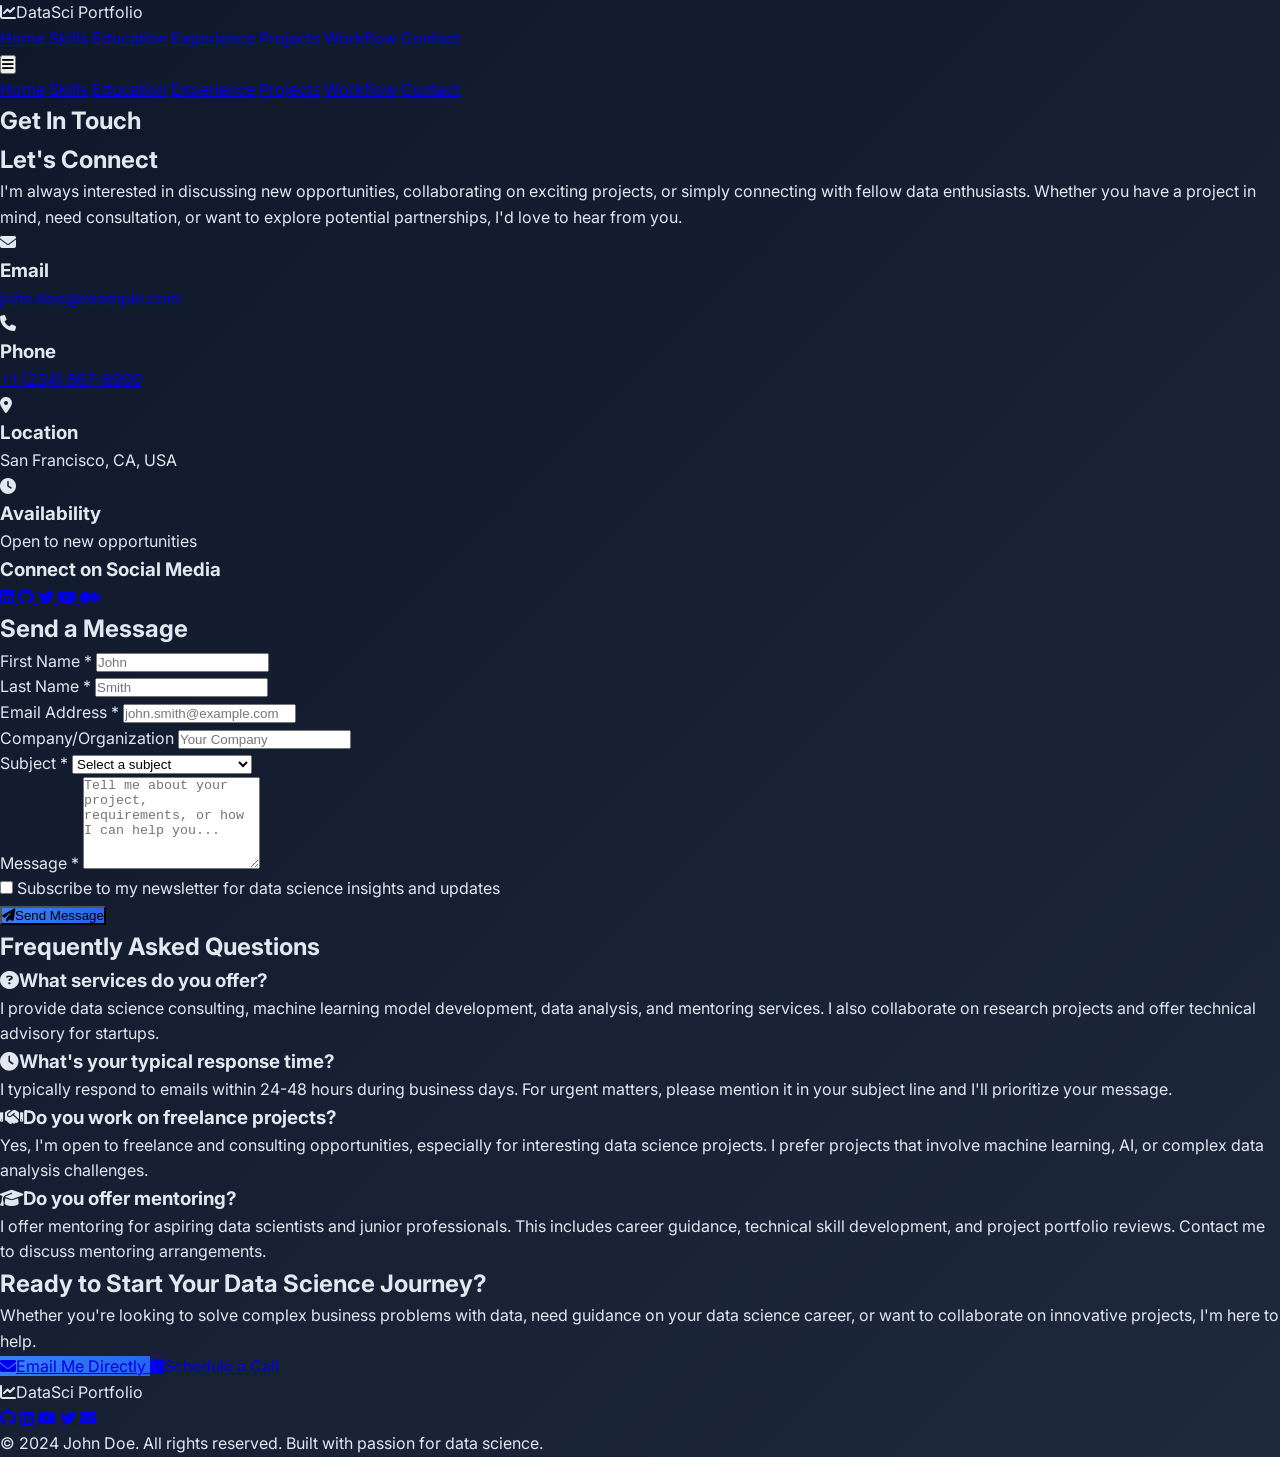
<file: contact.html>
<!DOCTYPE html>
<html lang="en">
<head>
    <meta charset="UTF-8">
    <meta name="viewport" content="width=device-width, initial-scale=1.0">
    <title>Contact - Data Science Portfolio</title>
    <link rel="stylesheet" href="style.css">
    <link rel="stylesheet" href="https://cdnjs.cloudflare.com/ajax/libs/font-awesome/6.4.0/css/all.min.css">
</head>
<body>
    <!-- Navigation -->
    <nav class="fixed top-0 w-full bg-dark-900/95 backdrop-blur-sm z-50 border-b border-dark-700">
        <div class="container mx-auto px-6 py-4">
            <div class="flex justify-between items-center">
                <div class="text-2xl font-bold gradient-text">
                    <i class="fas fa-chart-line mr-2"></i>DataSci Portfolio
                </div>
                <div class="hidden md:flex space-x-8">
                    <a href="index.html" class="nav-link">Home</a>
                    <a href="skills.html" class="nav-link">Skills</a>
                    <a href="education.html" class="nav-link">Education</a>
                    <a href="experience.html" class="nav-link">Experience</a>
                    <a href="projects.html" class="nav-link">Projects</a>
                    <a href="workflow.html" class="nav-link">Workflow</a>
                    <a href="contact.html" class="nav-link text-primary-400">Contact</a>
                </div>
                <button class="md:hidden text-gray-300" id="mobile-menu-btn">
                    <i class="fas fa-bars text-xl"></i>
                </button>
            </div>
            <!-- Mobile Menu -->
            <div class="md:hidden hidden mt-4 pb-4" id="mobile-menu">
                <div class="flex flex-col space-y-4">
                    <a href="index.html" class="nav-link">Home</a>
                    <a href="skills.html" class="nav-link">Skills</a>
                    <a href="education.html" class="nav-link">Education</a>
                    <a href="experience.html" class="nav-link">Experience</a>
                    <a href="projects.html" class="nav-link">Projects</a>
                    <a href="workflow.html" class="nav-link">Workflow</a>
                    <a href="contact.html" class="nav-link text-primary-400">Contact</a>
                </div>
            </div>
        </div>
    </nav>

    <!-- Contact Section -->
    <section class="pt-32 pb-20">
        <div class="container mx-auto px-6">
            <h1 class="section-title">Get In Touch</h1>
            
            <div class="max-w-6xl mx-auto">
                <div class="grid lg:grid-cols-2 gap-12">
                    <!-- Contact Information -->
                    <!-- Edit Contact Information Below -->
                    <div>
                        <h2 class="text-2xl font-bold text-primary-400 mb-6">Let's Connect</h2>
                        <p class="text-gray-400 mb-8 text-lg leading-relaxed">
                            I'm always interested in discussing new opportunities, collaborating on exciting projects, 
                            or simply connecting with fellow data enthusiasts. Whether you have a project in mind, 
                            need consultation, or want to explore potential partnerships, I'd love to hear from you.
                        </p>

                        <div class="space-y-6">
                            <div class="flex items-center">
                                <div class="w-12 h-12 bg-gradient-to-br from-blue-500 to-purple-600 rounded-full flex items-center justify-center mr-4">
                                    <i class="fas fa-envelope text-white"></i>
                                </div>
                                <div>
                                    <h3 class="font-bold text-gray-300">Email</h3>
                                    <a href="mailto:john.doe@example.com" class="text-primary-400 hover:text-primary-300 transition-colors">
                                        john.doe@example.com
                                    </a>
                                </div>
                            </div>

                            <div class="flex items-center">
                                <div class="w-12 h-12 bg-gradient-to-br from-green-500 to-teal-600 rounded-full flex items-center justify-center mr-4">
                                    <i class="fas fa-phone text-white"></i>
                                </div>
                                <div>
                                    <h3 class="font-bold text-gray-300">Phone</h3>
                                    <a href="tel:+1234567890" class="text-primary-400 hover:text-primary-300 transition-colors">
                                        +1 (234) 567-8900
                                    </a>
                                </div>
                            </div>

                            <div class="flex items-center">
                                <div class="w-12 h-12 bg-gradient-to-br from-red-500 to-pink-600 rounded-full flex items-center justify-center mr-4">
                                    <i class="fas fa-map-marker-alt text-white"></i>
                                </div>
                                <div>
                                    <h3 class="font-bold text-gray-300">Location</h3>
                                    <p class="text-gray-400">San Francisco, CA, USA</p>
                                </div>
                            </div>

                            <div class="flex items-center">
                                <div class="w-12 h-12 bg-gradient-to-br from-purple-500 to-indigo-600 rounded-full flex items-center justify-center mr-4">
                                    <i class="fas fa-clock text-white"></i>
                                </div>
                                <div>
                                    <h3 class="font-bold text-gray-300">Availability</h3>
                                    <p class="text-gray-400">Open to new opportunities</p>
                                </div>
                            </div>
                        </div>

                        <!-- Social Links -->
                        <div class="mt-8">
                            <h3 class="text-lg font-bold text-gray-300 mb-4">Connect on Social Media</h3>
                            <div class="flex space-x-4">
                                <a href="https://linkedin.com" target="_blank" 
                                   class="w-12 h-12 bg-gradient-to-br from-blue-600 to-blue-700 rounded-full flex items-center justify-center hover:scale-110 transition-transform">
                                    <i class="fab fa-linkedin text-white text-xl"></i>
                                </a>
                                <a href="https://github.com" target="_blank" 
                                   class="w-12 h-12 bg-gradient-to-br from-gray-700 to-gray-800 rounded-full flex items-center justify-center hover:scale-110 transition-transform">
                                    <i class="fab fa-github text-white text-xl"></i>
                                </a>
                                <a href="https://twitter.com" target="_blank" 
                                   class="w-12 h-12 bg-gradient-to-br from-blue-400 to-blue-500 rounded-full flex items-center justify-center hover:scale-110 transition-transform">
                                    <i class="fab fa-twitter text-white text-xl"></i>
                                </a>
                                <a href="https://youtube.com" target="_blank" 
                                   class="w-12 h-12 bg-gradient-to-br from-red-600 to-red-700 rounded-full flex items-center justify-center hover:scale-110 transition-transform">
                                    <i class="fab fa-youtube text-white text-xl"></i>
                                </a>
                                <a href="https://medium.com" target="_blank" 
                                   class="w-12 h-12 bg-gradient-to-br from-green-600 to-green-700 rounded-full flex items-center justify-center hover:scale-110 transition-transform">
                                    <i class="fab fa-medium text-white text-xl"></i>
                                </a>
                            </div>
                        </div>
                    </div>

                    <!-- Contact Form -->
                    <!-- Edit Contact Form Below -->
                    <div class="card">
                        <h2 class="text-2xl font-bold text-primary-400 mb-6">Send a Message</h2>
                        <form id="contact-form" class="space-y-6">
                            <div class="grid md:grid-cols-2 gap-6">
                                <div>
                                    <label for="firstName" class="block text-sm font-medium text-gray-300 mb-2">
                                        First Name *
                                    </label>
                                    <input type="text" id="firstName" name="firstName" required
                                           class="w-full px-4 py-3 bg-dark-700 border border-dark-600 rounded-lg focus:ring-2 focus:ring-primary-500 focus:border-transparent text-gray-100 placeholder-gray-400"
                                           placeholder="John">
                                </div>
                                <div>
                                    <label for="lastName" class="block text-sm font-medium text-gray-300 mb-2">
                                        Last Name *
                                    </label>
                                    <input type="text" id="lastName" name="lastName" required
                                           class="w-full px-4 py-3 bg-dark-700 border border-dark-600 rounded-lg focus:ring-2 focus:ring-primary-500 focus:border-transparent text-gray-100 placeholder-gray-400"
                                           placeholder="Smith">
                                </div>
                            </div>

                            <div>
                                <label for="email" class="block text-sm font-medium text-gray-300 mb-2">
                                    Email Address *
                                </label>
                                <input type="email" id="email" name="email" required
                                       class="w-full px-4 py-3 bg-dark-700 border border-dark-600 rounded-lg focus:ring-2 focus:ring-primary-500 focus:border-transparent text-gray-100 placeholder-gray-400"
                                       placeholder="john.smith@example.com">
                            </div>

                            <div>
                                <label for="company" class="block text-sm font-medium text-gray-300 mb-2">
                                    Company/Organization
                                </label>
                                <input type="text" id="company" name="company"
                                       class="w-full px-4 py-3 bg-dark-700 border border-dark-600 rounded-lg focus:ring-2 focus:ring-primary-500 focus:border-transparent text-gray-100 placeholder-gray-400"
                                       placeholder="Your Company">
                            </div>

                            <div>
                                <label for="subject" class="block text-sm font-medium text-gray-300 mb-2">
                                    Subject *
                                </label>
                                <select id="subject" name="subject" required
                                        class="w-full px-4 py-3 bg-dark-700 border border-dark-600 rounded-lg focus:ring-2 focus:ring-primary-500 focus:border-transparent text-gray-100">
                                    <option value="">Select a subject</option>
                                    <option value="collaboration">Project Collaboration</option>
                                    <option value="consultation">Data Science Consultation</option>
                                    <option value="job-opportunity">Job Opportunity</option>
                                    <option value="speaking">Speaking Engagement</option>
                                    <option value="mentorship">Mentorship</option>
                                    <option value="other">Other</option>
                                </select>
                            </div>

                            <div>
                                <label for="message" class="block text-sm font-medium text-gray-300 mb-2">
                                    Message *
                                </label>
                                <textarea id="message" name="message" rows="6" required
                                          class="w-full px-4 py-3 bg-dark-700 border border-dark-600 rounded-lg focus:ring-2 focus:ring-primary-500 focus:border-transparent text-gray-100 placeholder-gray-400 resize-none"
                                          placeholder="Tell me about your project, requirements, or how I can help you..."></textarea>
                            </div>

                            <div class="flex items-center">
                                <input type="checkbox" id="newsletter" name="newsletter"
                                       class="w-4 h-4 text-primary-600 bg-dark-700 border-dark-600 rounded focus:ring-primary-500">
                                <label for="newsletter" class="ml-2 text-sm text-gray-400">
                                    Subscribe to my newsletter for data science insights and updates
                                </label>
                            </div>

                            <button type="submit" class="w-full btn-primary">
                                <i class="fas fa-paper-plane mr-2"></i>Send Message
                            </button>
                        </form>
                    </div>
                </div>

                <!-- FAQ Section -->
                <!-- Edit FAQ Section Below -->
                <div class="mt-16">
                    <h2 class="text-2xl font-bold text-primary-400 mb-8 text-center">Frequently Asked Questions</h2>
                    <div class="grid md:grid-cols-2 gap-6">
                        <div class="card">
                            <h3 class="text-lg font-bold mb-3 text-green-400">
                                <i class="fas fa-question-circle mr-2"></i>What services do you offer?
                            </h3>
                            <p class="text-gray-400 text-sm">
                                I provide data science consulting, machine learning model development, 
                                data analysis, and mentoring services. I also collaborate on research projects 
                                and offer technical advisory for startups.
                            </p>
                        </div>

                        <div class="card">
                            <h3 class="text-lg font-bold mb-3 text-blue-400">
                                <i class="fas fa-clock mr-2"></i>What's your typical response time?
                            </h3>
                            <p class="text-gray-400 text-sm">
                                I typically respond to emails within 24-48 hours during business days. 
                                For urgent matters, please mention it in your subject line and I'll 
                                prioritize your message.
                            </p>
                        </div>

                        <div class="card">
                            <h3 class="text-lg font-bold mb-3 text-purple-400">
                                <i class="fas fa-handshake mr-2"></i>Do you work on freelance projects?
                            </h3>
                            <p class="text-gray-400 text-sm">
                                Yes, I'm open to freelance and consulting opportunities, especially 
                                for interesting data science projects. I prefer projects that involve 
                                machine learning, AI, or complex data analysis challenges.
                            </p>
                        </div>

                        <div class="card">
                            <h3 class="text-lg font-bold mb-3 text-orange-400">
                                <i class="fas fa-graduation-cap mr-2"></i>Do you offer mentoring?
                            </h3>
                            <p class="text-gray-400 text-sm">
                                I offer mentoring for aspiring data scientists and junior professionals. 
                                This includes career guidance, technical skill development, and project 
                                portfolio reviews. Contact me to discuss mentoring arrangements.
                            </p>
                        </div>
                    </div>
                </div>

                <!-- Call to Action -->
                <div class="mt-16 text-center">
                    <div class="card bg-gradient-to-r from-primary-600/20 to-purple-600/20 border-primary-500/30">
                        <h2 class="text-2xl font-bold mb-4 gradient-text">Ready to Start Your Data Science Journey?</h2>
                        <p class="text-gray-400 mb-6 max-w-2xl mx-auto">
                            Whether you're looking to solve complex business problems with data, 
                            need guidance on your data science career, or want to collaborate on 
                            innovative projects, I'm here to help.
                        </p>
                        <div class="flex flex-col sm:flex-row gap-4 justify-center">
                            <a href="mailto:john.doe@example.com" class="btn-primary">
                                <i class="fas fa-envelope mr-2"></i>Email Me Directly
                            </a>
                            <a href="https://calendly.com" target="_blank" class="btn-secondary">
                                <i class="fas fa-calendar mr-2"></i>Schedule a Call
                            </a>
                        </div>
                    </div>
                </div>
            </div>
        </div>
    </section>

    <!-- Footer -->
    <footer class="bg-dark-800 border-t border-dark-700 py-12">
        <div class="container mx-auto px-6">
            <div class="flex flex-col md:flex-row justify-between items-center">
                <div class="text-2xl font-bold gradient-text mb-4 md:mb-0">
                    <i class="fas fa-chart-line mr-2"></i>DataSci Portfolio
                </div>
                <div class="flex space-x-6">
                    <a href="https://github.com" target="_blank" class="text-gray-400 hover:text-primary-400 transition-colors text-2xl">
                        <i class="fab fa-github"></i>
                    </a>
                    <a href="https://linkedin.com" target="_blank" class="text-gray-400 hover:text-primary-400 transition-colors text-2xl">
                        <i class="fab fa-linkedin"></i>
                    </a>
                    <a href="https://youtube.com" target="_blank" class="text-gray-400 hover:text-primary-400 transition-colors text-2xl">
                        <i class="fab fa-youtube"></i>
                    </a>
                    <a href="https://twitter.com" target="_blank" class="text-gray-400 hover:text-primary-400 transition-colors text-2xl">
                        <i class="fab fa-twitter"></i>
                    </a>
                    <a href="mailto:contact@example.com" class="text-gray-400 hover:text-primary-400 transition-colors text-2xl">
                        <i class="fas fa-envelope"></i>
                    </a>
                </div>
            </div>
            <div class="text-center text-gray-500 mt-8 pt-8 border-t border-dark-700">
                <p>&copy; 2024 John Doe. All rights reserved. Built with passion for data science.</p>
            </div>
        </div>
    </footer>

    <script src="main.js"></script>
    <script>
        // Contact form handling
        document.getElementById('contact-form').addEventListener('submit', function(e) {
            e.preventDefault();
            
            // Get form data
            const formData = new FormData(this);
            const data = Object.fromEntries(formData);
            
            // Simple validation
            if (!data.firstName || !data.lastName || !data.email || !data.subject || !data.message) {
                alert('Please fill in all required fields.');
                return;
            }
            
            // Simulate form submission
            const submitBtn = this.querySelector('button[type="submit"]');
            const originalText = submitBtn.innerHTML;
            
            submitBtn.innerHTML = '<i class="fas fa-spinner fa-spin mr-2"></i>Sending...';
            submitBtn.disabled = true;
            
            setTimeout(() => {
                alert('Thank you for your message! I\'ll get back to you soon.');
                this.reset();
                submitBtn.innerHTML = originalText;
                submitBtn.disabled = false;
            }, 2000);
        });
    </script>
</body>
</html>
</file>
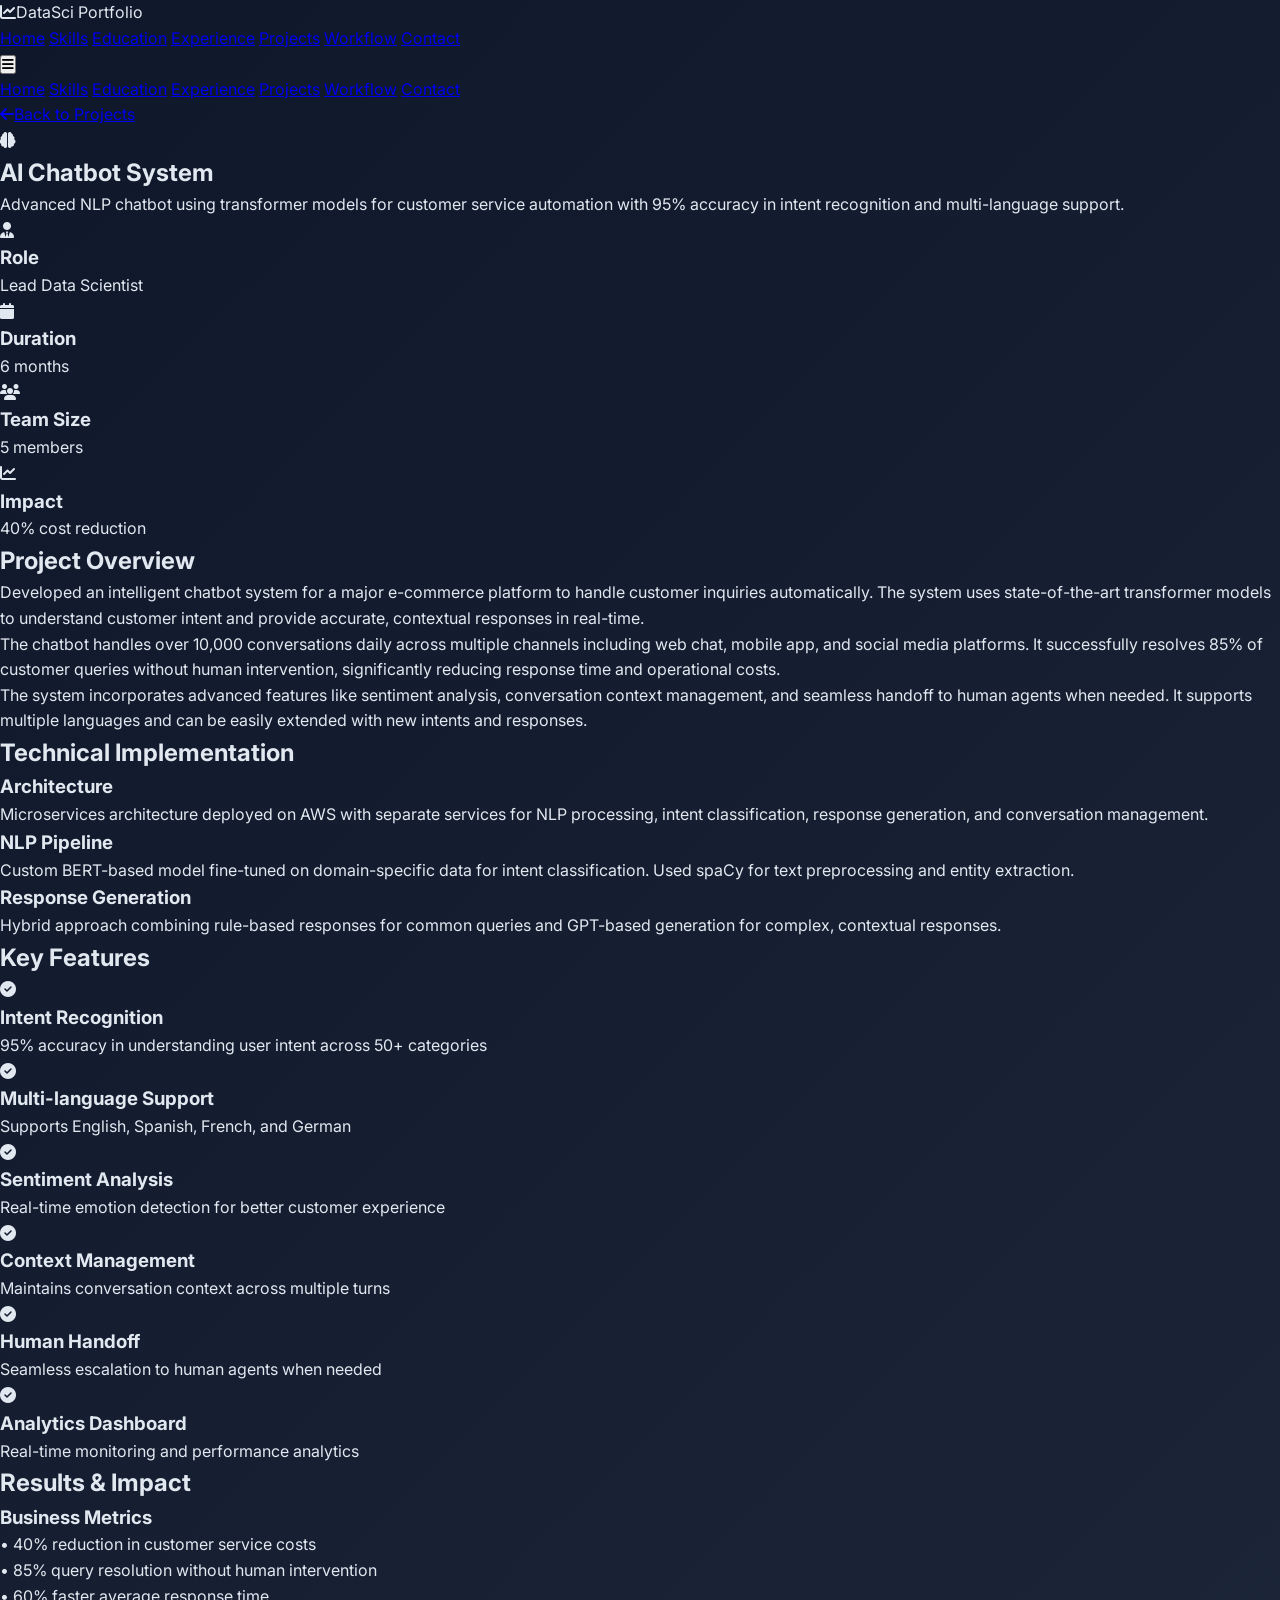
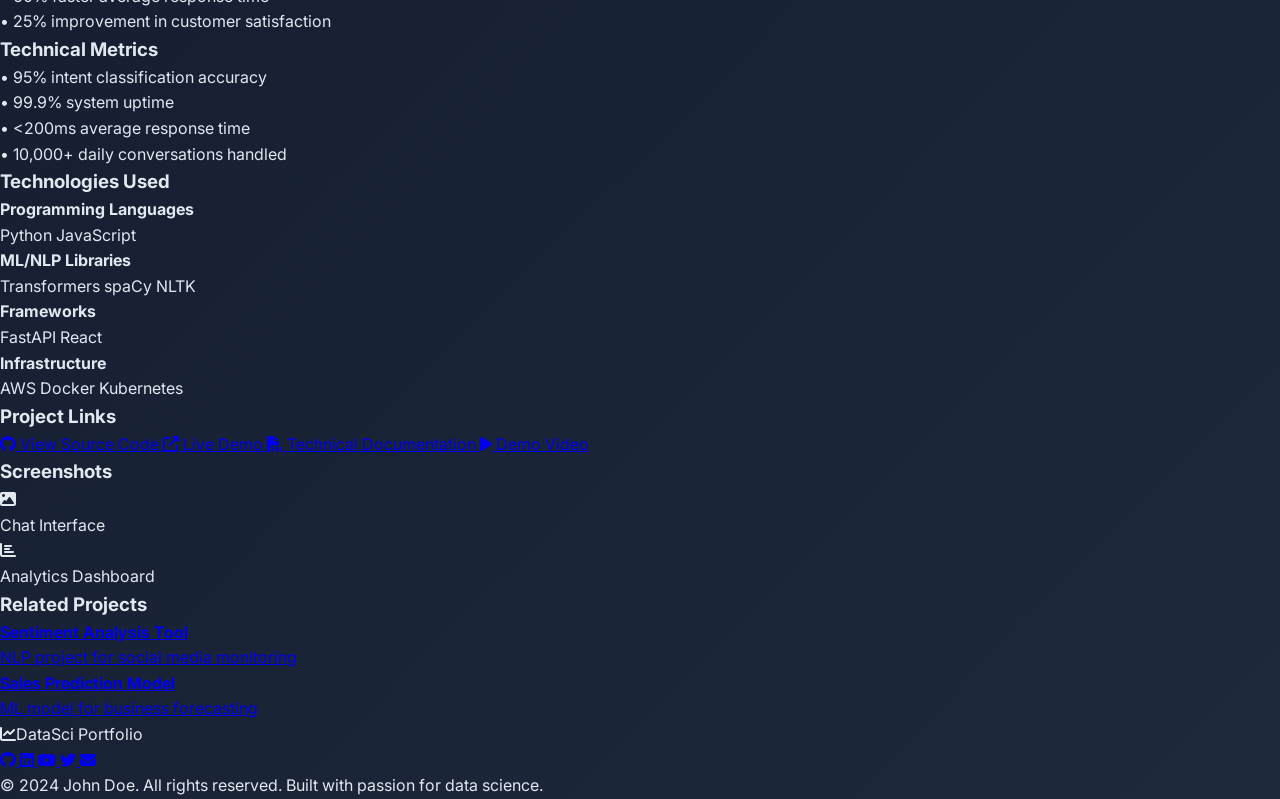
<file: project1.html>
<!DOCTYPE html>
<html lang="en">
<head>
    <meta charset="UTF-8">
    <meta name="viewport" content="width=device-width, initial-scale=1.0">
    <title>AI Chatbot System - Data Science Portfolio</title>
    <link rel="stylesheet" href="style.css">
    <link rel="stylesheet" href="https://cdnjs.cloudflare.com/ajax/libs/font-awesome/6.4.0/css/all.min.css">
</head>
<body>
    <!-- Navigation -->
    <nav class="fixed top-0 w-full bg-dark-900/95 backdrop-blur-sm z-50 border-b border-dark-700">
        <div class="container mx-auto px-6 py-4">
            <div class="flex justify-between items-center">
                <div class="text-2xl font-bold gradient-text">
                    <i class="fas fa-chart-line mr-2"></i>DataSci Portfolio
                </div>
                <div class="hidden md:flex space-x-8">
                    <a href="index.html" class="nav-link">Home</a>
                    <a href="skills.html" class="nav-link">Skills</a>
                    <a href="education.html" class="nav-link">Education</a>
                    <a href="experience.html" class="nav-link">Experience</a>
                    <a href="projects.html" class="nav-link">Projects</a>
                    <a href="workflow.html" class="nav-link">Workflow</a>
                    <a href="contact.html" class="nav-link">Contact</a>
                </div>
                <button class="md:hidden text-gray-300" id="mobile-menu-btn">
                    <i class="fas fa-bars text-xl"></i>
                </button>
            </div>
            <!-- Mobile Menu -->
            <div class="md:hidden hidden mt-4 pb-4" id="mobile-menu">
                <div class="flex flex-col space-y-4">
                    <a href="index.html" class="nav-link">Home</a>
                    <a href="skills.html" class="nav-link">Skills</a>
                    <a href="education.html" class="nav-link">Education</a>
                    <a href="experience.html" class="nav-link">Experience</a>
                    <a href="projects.html" class="nav-link">Projects</a>
                    <a href="workflow.html" class="nav-link">Workflow</a>
                    <a href="contact.html" class="nav-link">Contact</a>
                </div>
            </div>
        </div>
    </nav>

    <!-- Project Detail Section -->
    <!-- Edit Project Details Below -->
    <section class="pt-32 pb-20">
        <div class="container mx-auto px-6">
            <!-- Back Button -->
            <div class="mb-8">
                <a href="projects.html" class="text-primary-400 hover:text-primary-300 transition-colors">
                    <i class="fas fa-arrow-left mr-2"></i>Back to Projects
                </a>
            </div>

            <!-- Project Header -->
            <div class="text-center mb-12">
                <div class="w-32 h-32 bg-gradient-to-br from-primary-500 to-purple-600 rounded-full flex items-center justify-center mx-auto mb-6">
                    <i class="fas fa-brain text-6xl text-white"></i>
                </div>
                <h1 class="text-4xl md:text-5xl font-bold mb-4 gradient-text">AI Chatbot System</h1>
                <p class="text-xl text-gray-400 max-w-3xl mx-auto">
                    Advanced NLP chatbot using transformer models for customer service automation 
                    with 95% accuracy in intent recognition and multi-language support.
                </p>
            </div>

            <!-- Project Info Cards -->
            <div class="grid md:grid-cols-4 gap-6 mb-12">
                <div class="card text-center">
                    <i class="fas fa-user-tie text-2xl text-primary-400 mb-2"></i>
                    <h3 class="font-bold text-gray-300">Role</h3>
                    <p class="text-gray-400 text-sm">Lead Data Scientist</p>
                </div>
                <div class="card text-center">
                    <i class="fas fa-calendar text-2xl text-green-400 mb-2"></i>
                    <h3 class="font-bold text-gray-300">Duration</h3>
                    <p class="text-gray-400 text-sm">6 months</p>
                </div>
                <div class="card text-center">
                    <i class="fas fa-users text-2xl text-blue-400 mb-2"></i>
                    <h3 class="font-bold text-gray-300">Team Size</h3>
                    <p class="text-gray-400 text-sm">5 members</p>
                </div>
                <div class="card text-center">
                    <i class="fas fa-chart-line text-2xl text-purple-400 mb-2"></i>
                    <h3 class="font-bold text-gray-300">Impact</h3>
                    <p class="text-gray-400 text-sm">40% cost reduction</p>
                </div>
            </div>

            <div class="grid lg:grid-cols-3 gap-8">
                <!-- Main Content -->
                <div class="lg:col-span-2 space-y-8">
                    <!-- Project Overview -->
                    <div class="card">
                        <h2 class="text-2xl font-bold text-primary-400 mb-4">Project Overview</h2>
                        <p class="text-gray-400 mb-4">
                            Developed an intelligent chatbot system for a major e-commerce platform to handle 
                            customer inquiries automatically. The system uses state-of-the-art transformer models 
                            to understand customer intent and provide accurate, contextual responses in real-time.
                        </p>
                        <p class="text-gray-400 mb-4">
                            The chatbot handles over 10,000 conversations daily across multiple channels including 
                            web chat, mobile app, and social media platforms. It successfully resolves 85% of 
                            customer queries without human intervention, significantly reducing response time 
                            and operational costs.
                        </p>
                        <p class="text-gray-400">
                            The system incorporates advanced features like sentiment analysis, conversation context 
                            management, and seamless handoff to human agents when needed. It supports multiple 
                            languages and can be easily extended with new intents and responses.
                        </p>
                    </div>

                    <!-- Technical Implementation -->
                    <div class="card">
                        <h2 class="text-2xl font-bold text-primary-400 mb-4">Technical Implementation</h2>
                        <div class="space-y-4">
                            <div>
                                <h3 class="text-lg font-bold text-gray-300 mb-2">Architecture</h3>
                                <p class="text-gray-400 text-sm mb-3">
                                    Microservices architecture deployed on AWS with separate services for 
                                    NLP processing, intent classification, response generation, and conversation management.
                                </p>
                            </div>
                            <div>
                                <h3 class="text-lg font-bold text-gray-300 mb-2">NLP Pipeline</h3>
                                <p class="text-gray-400 text-sm mb-3">
                                    Custom BERT-based model fine-tuned on domain-specific data for intent classification. 
                                    Used spaCy for text preprocessing and entity extraction.
                                </p>
                            </div>
                            <div>
                                <h3 class="text-lg font-bold text-gray-300 mb-2">Response Generation</h3>
                                <p class="text-gray-400 text-sm">
                                    Hybrid approach combining rule-based responses for common queries and 
                                    GPT-based generation for complex, contextual responses.
                                </p>
                            </div>
                        </div>
                    </div>

                    <!-- Key Features -->
                    <div class="card">
                        <h2 class="text-2xl font-bold text-primary-400 mb-4">Key Features</h2>
                        <div class="grid md:grid-cols-2 gap-4">
                            <div class="flex items-start">
                                <i class="fas fa-check-circle text-green-400 mr-3 mt-1"></i>
                                <div>
                                    <h3 class="font-bold text-gray-300">Intent Recognition</h3>
                                    <p class="text-gray-400 text-sm">95% accuracy in understanding user intent across 50+ categories</p>
                                </div>
                            </div>
                            <div class="flex items-start">
                                <i class="fas fa-check-circle text-green-400 mr-3 mt-1"></i>
                                <div>
                                    <h3 class="font-bold text-gray-300">Multi-language Support</h3>
                                    <p class="text-gray-400 text-sm">Supports English, Spanish, French, and German</p>
                                </div>
                            </div>
                            <div class="flex items-start">
                                <i class="fas fa-check-circle text-green-400 mr-3 mt-1"></i>
                                <div>
                                    <h3 class="font-bold text-gray-300">Sentiment Analysis</h3>
                                    <p class="text-gray-400 text-sm">Real-time emotion detection for better customer experience</p>
                                </div>
                            </div>
                            <div class="flex items-start">
                                <i class="fas fa-check-circle text-green-400 mr-3 mt-1"></i>
                                <div>
                                    <h3 class="font-bold text-gray-300">Context Management</h3>
                                    <p class="text-gray-400 text-sm">Maintains conversation context across multiple turns</p>
                                </div>
                            </div>
                            <div class="flex items-start">
                                <i class="fas fa-check-circle text-green-400 mr-3 mt-1"></i>
                                <div>
                                    <h3 class="font-bold text-gray-300">Human Handoff</h3>
                                    <p class="text-gray-400 text-sm">Seamless escalation to human agents when needed</p>
                                </div>
                            </div>
                            <div class="flex items-start">
                                <i class="fas fa-check-circle text-green-400 mr-3 mt-1"></i>
                                <div>
                                    <h3 class="font-bold text-gray-300">Analytics Dashboard</h3>
                                    <p class="text-gray-400 text-sm">Real-time monitoring and performance analytics</p>
                                </div>
                            </div>
                        </div>
                    </div>

                    <!-- Results & Impact -->
                    <div class="card">
                        <h2 class="text-2xl font-bold text-primary-400 mb-4">Results & Impact</h2>
                        <div class="grid md:grid-cols-2 gap-6">
                            <div>
                                <h3 class="text-lg font-bold text-green-400 mb-3">Business Metrics</h3>
                                <ul class="space-y-2 text-gray-400">
                                    <li>• 40% reduction in customer service costs</li>
                                    <li>• 85% query resolution without human intervention</li>
                                    <li>• 60% faster average response time</li>
                                    <li>• 25% improvement in customer satisfaction</li>
                                </ul>
                            </div>
                            <div>
                                <h3 class="text-lg font-bold text-blue-400 mb-3">Technical Metrics</h3>
                                <ul class="space-y-2 text-gray-400">
                                    <li>• 95% intent classification accuracy</li>
                                    <li>• 99.9% system uptime</li>
                                    <li>• <200ms average response time</li>
                                    <li>• 10,000+ daily conversations handled</li>
                                </ul>
                            </div>
                        </div>
                    </div>
                </div>

                <!-- Sidebar -->
                <div class="space-y-6">
                    <!-- Technologies Used -->
                    <div class="card">
                        <h3 class="text-xl font-bold text-primary-400 mb-4">Technologies Used</h3>
                        <div class="space-y-3">
                            <div>
                                <h4 class="font-bold text-gray-300 mb-2">Programming Languages</h4>
                                <div class="flex flex-wrap gap-2">
                                    <span class="px-2 py-1 bg-yellow-600/20 text-yellow-400 rounded text-xs">Python</span>
                                    <span class="px-2 py-1 bg-blue-600/20 text-blue-400 rounded text-xs">JavaScript</span>
                                </div>
                            </div>
                            <div>
                                <h4 class="font-bold text-gray-300 mb-2">ML/NLP Libraries</h4>
                                <div class="flex flex-wrap gap-2">
                                    <span class="px-2 py-1 bg-green-600/20 text-green-400 rounded text-xs">Transformers</span>
                                    <span class="px-2 py-1 bg-green-600/20 text-green-400 rounded text-xs">spaCy</span>
                                    <span class="px-2 py-1 bg-green-600/20 text-green-400 rounded text-xs">NLTK</span>
                                </div>
                            </div>
                            <div>
                                <h4 class="font-bold text-gray-300 mb-2">Frameworks</h4>
                                <div class="flex flex-wrap gap-2">
                                    <span class="px-2 py-1 bg-red-600/20 text-red-400 rounded text-xs">FastAPI</span>
                                    <span class="px-2 py-1 bg-red-600/20 text-red-400 rounded text-xs">React</span>
                                </div>
                            </div>
                            <div>
                                <h4 class="font-bold text-gray-300 mb-2">Infrastructure</h4>
                                <div class="flex flex-wrap gap-2">
                                    <span class="px-2 py-1 bg-orange-600/20 text-orange-400 rounded text-xs">AWS</span>
                                    <span class="px-2 py-1 bg-orange-600/20 text-orange-400 rounded text-xs">Docker</span>
                                    <span class="px-2 py-1 bg-orange-600/20 text-orange-400 rounded text-xs">Kubernetes</span>
                                </div>
                            </div>
                        </div>
                    </div>

                    <!-- Project Links -->
                    <div class="card">
                        <h3 class="text-xl font-bold text-primary-400 mb-4">Project Links</h3>
                        <div class="space-y-3">
                            <a href="#" class="flex items-center text-gray-400 hover:text-primary-400 transition-colors">
                                <i class="fab fa-github mr-3"></i>
                                <span>View Source Code</span>
                            </a>
                            <a href="#" class="flex items-center text-gray-400 hover:text-primary-400 transition-colors">
                                <i class="fas fa-external-link-alt mr-3"></i>
                                <span>Live Demo</span>
                            </a>
                            <a href="#" class="flex items-center text-gray-400 hover:text-primary-400 transition-colors">
                                <i class="fas fa-file-pdf mr-3"></i>
                                <span>Technical Documentation</span>
                            </a>
                            <a href="#" class="flex items-center text-gray-400 hover:text-primary-400 transition-colors">
                                <i class="fas fa-play mr-3"></i>
                                <span>Demo Video</span>
                            </a>
                        </div>
                    </div>

                    <!-- Project Screenshots -->
                    <div class="card">
                        <h3 class="text-xl font-bold text-primary-400 mb-4">Screenshots</h3>
                        <div class="space-y-4">
                            <div class="bg-gradient-to-br from-blue-500 to-purple-600 rounded-lg h-32 flex items-center justify-center">
                                <i class="fas fa-image text-3xl text-white"></i>
                            </div>
                            <p class="text-gray-400 text-sm text-center">Chat Interface</p>
                            
                            <div class="bg-gradient-to-br from-green-500 to-teal-600 rounded-lg h-32 flex items-center justify-center">
                                <i class="fas fa-chart-bar text-3xl text-white"></i>
                            </div>
                            <p class="text-gray-400 text-sm text-center">Analytics Dashboard</p>
                        </div>
                    </div>

                    <!-- Related Projects -->
                    <div class="card">
                        <h3 class="text-xl font-bold text-primary-400 mb-4">Related Projects</h3>
                        <div class="space-y-3">
                            <a href="project4.html" class="block p-3 bg-dark-700 rounded-lg hover:bg-dark-600 transition-colors">
                                <h4 class="font-bold text-gray-300 text-sm">Sentiment Analysis Tool</h4>
                                <p class="text-gray-400 text-xs">NLP project for social media monitoring</p>
                            </a>
                            <a href="project2.html" class="block p-3 bg-dark-700 rounded-lg hover:bg-dark-600 transition-colors">
                                <h4 class="font-bold text-gray-300 text-sm">Sales Prediction Model</h4>
                                <p class="text-gray-400 text-xs">ML model for business forecasting</p>
                            </a>
                        </div>
                    </div>
                </div>
            </div>
        </div>
    </section>

    <!-- Footer -->
    <footer class="bg-dark-800 border-t border-dark-700 py-12">
        <div class="container mx-auto px-6">
            <div class="flex flex-col md:flex-row justify-between items-center">
                <div class="text-2xl font-bold gradient-text mb-4 md:mb-0">
                    <i class="fas fa-chart-line mr-2"></i>DataSci Portfolio
                </div>
                <div class="flex space-x-6">
                    <a href="https://github.com" target="_blank" class="text-gray-400 hover:text-primary-400 transition-colors text-2xl">
                        <i class="fab fa-github"></i>
                    </a>
                    <a href="https://linkedin.com" target="_blank" class="text-gray-400 hover:text-primary-400 transition-colors text-2xl">
                        <i class="fab fa-linkedin"></i>
                    </a>
                    <a href="https://youtube.com" target="_blank" class="text-gray-400 hover:text-primary-400 transition-colors text-2xl">
                        <i class="fab fa-youtube"></i>
                    </a>
                    <a href="https://twitter.com" target="_blank" class="text-gray-400 hover:text-primary-400 transition-colors text-2xl">
                        <i class="fab fa-twitter"></i>
                    </a>
                    <a href="mailto:contact@example.com" class="text-gray-400 hover:text-primary-400 transition-colors text-2xl">
                        <i class="fas fa-envelope"></i>
                    </a>
                </div>
            </div>
            <div class="text-center text-gray-500 mt-8 pt-8 border-t border-dark-700">
                <p>&copy; 2024 John Doe. All rights reserved. Built with passion for data science.</p>
            </div>
        </div>
    </footer>

    <script src="main.js"></script>
</body>
</html>
</file>
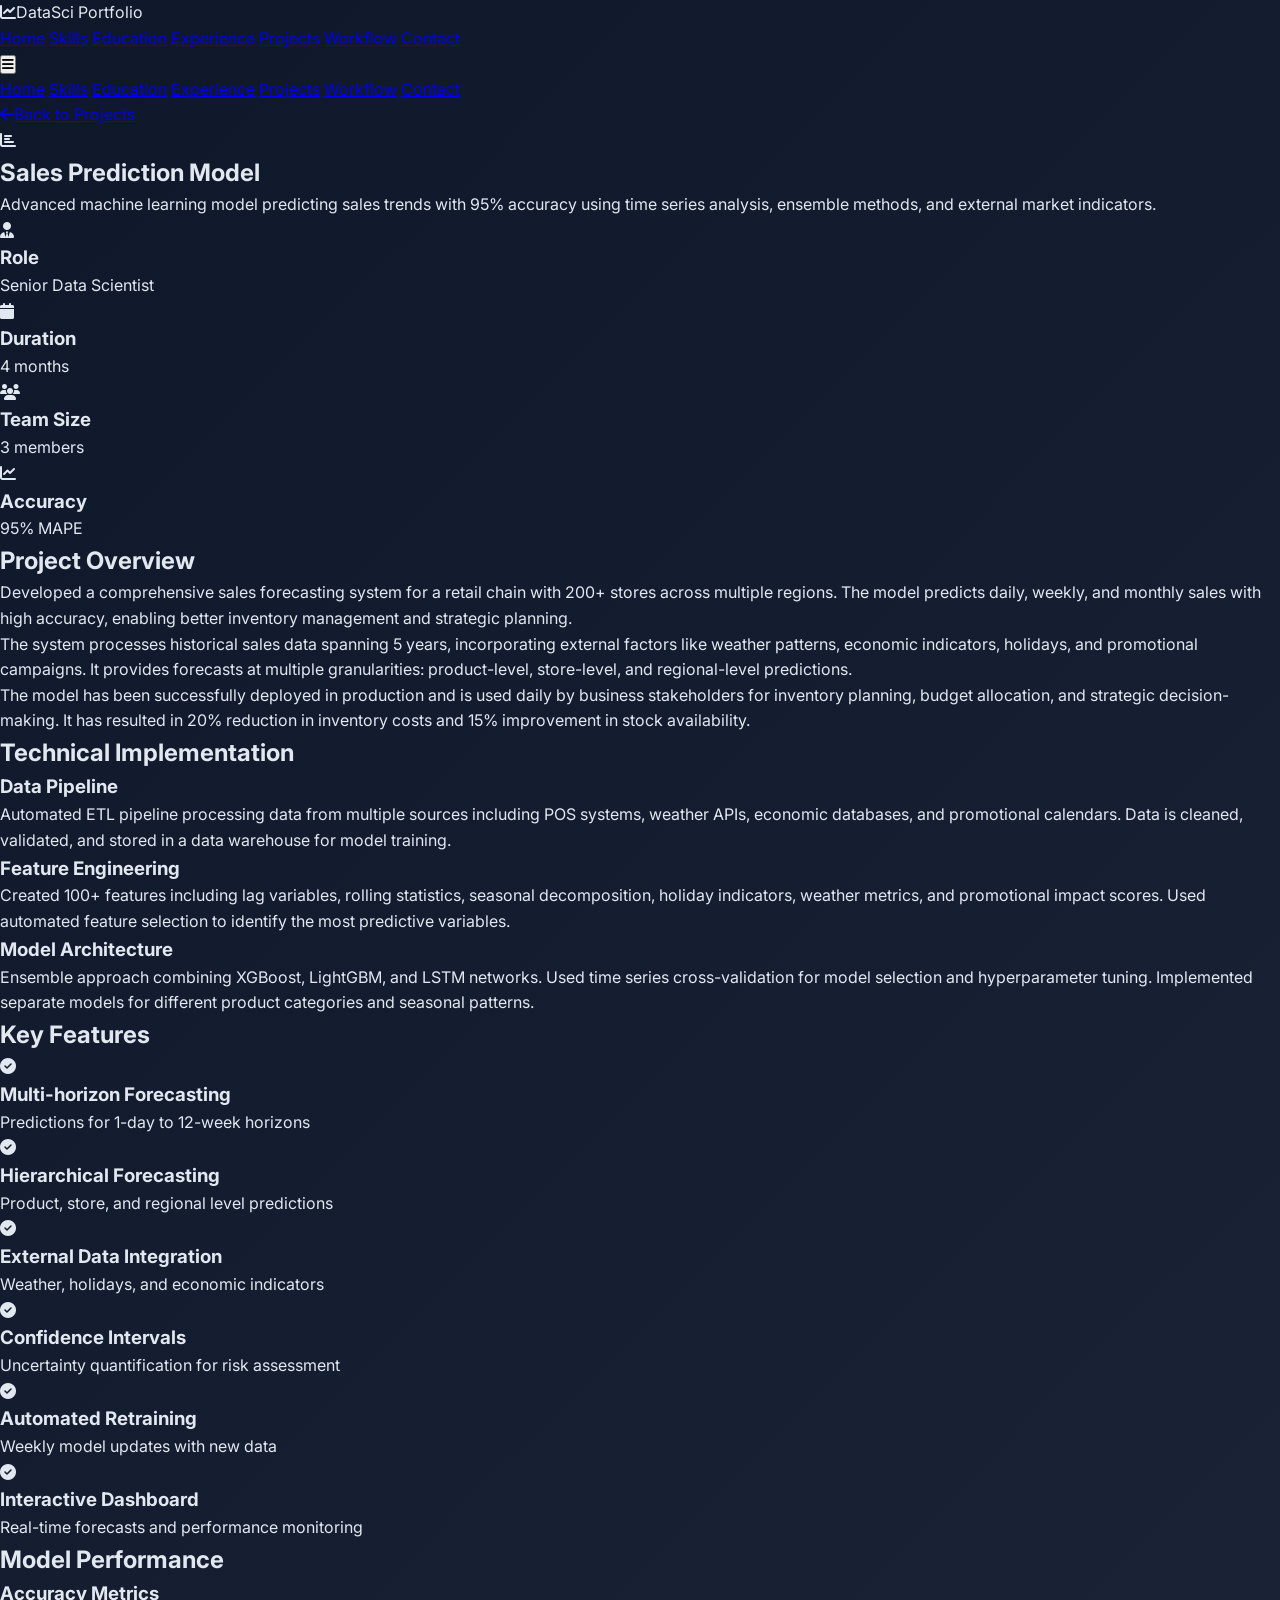
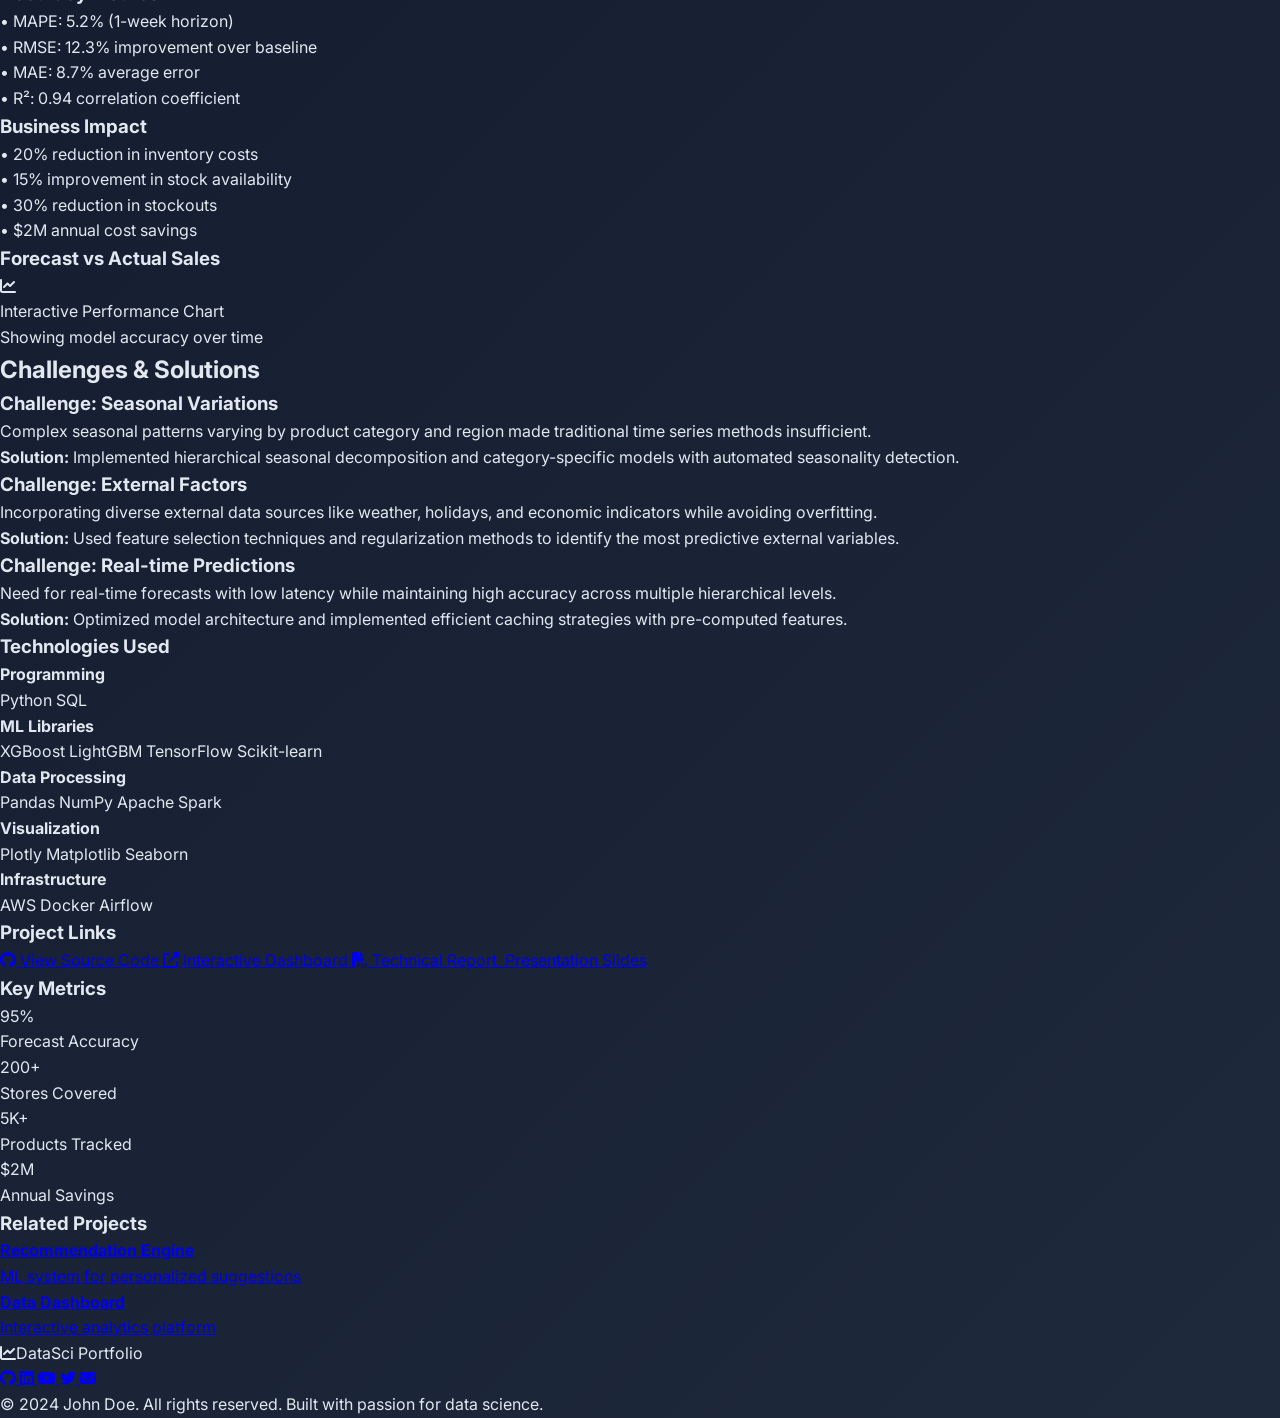
<file: project2.html>
<!DOCTYPE html>
<html lang="en">
<head>
    <meta charset="UTF-8">
    <meta name="viewport" content="width=device-width, initial-scale=1.0">
    <title>Sales Prediction Model - Data Science Portfolio</title>
    <link rel="stylesheet" href="style.css">
    <link rel="stylesheet" href="https://cdnjs.cloudflare.com/ajax/libs/font-awesome/6.4.0/css/all.min.css">
</head>
<body>
    <!-- Navigation -->
    <nav class="fixed top-0 w-full bg-dark-900/95 backdrop-blur-sm z-50 border-b border-dark-700">
        <div class="container mx-auto px-6 py-4">
            <div class="flex justify-between items-center">
                <div class="text-2xl font-bold gradient-text">
                    <i class="fas fa-chart-line mr-2"></i>DataSci Portfolio
                </div>
                <div class="hidden md:flex space-x-8">
                    <a href="index.html" class="nav-link">Home</a>
                    <a href="skills.html" class="nav-link">Skills</a>
                    <a href="education.html" class="nav-link">Education</a>
                    <a href="experience.html" class="nav-link">Experience</a>
                    <a href="projects.html" class="nav-link">Projects</a>
                    <a href="workflow.html" class="nav-link">Workflow</a>
                    <a href="contact.html" class="nav-link">Contact</a>
                </div>
                <button class="md:hidden text-gray-300" id="mobile-menu-btn">
                    <i class="fas fa-bars text-xl"></i>
                </button>
            </div>
            <!-- Mobile Menu -->
            <div class="md:hidden hidden mt-4 pb-4" id="mobile-menu">
                <div class="flex flex-col space-y-4">
                    <a href="index.html" class="nav-link">Home</a>
                    <a href="skills.html" class="nav-link">Skills</a>
                    <a href="education.html" class="nav-link">Education</a>
                    <a href="experience.html" class="nav-link">Experience</a>
                    <a href="projects.html" class="nav-link">Projects</a>
                    <a href="workflow.html" class="nav-link">Workflow</a>
                    <a href="contact.html" class="nav-link">Contact</a>
                </div>
            </div>
        </div>
    </nav>

    <!-- Project Detail Section -->
    <!-- Edit Project Details Below -->
    <section class="pt-32 pb-20">
        <div class="container mx-auto px-6">
            <!-- Back Button -->
            <div class="mb-8">
                <a href="projects.html" class="text-primary-400 hover:text-primary-300 transition-colors">
                    <i class="fas fa-arrow-left mr-2"></i>Back to Projects
                </a>
            </div>

            <!-- Project Header -->
            <div class="text-center mb-12">
                <div class="w-32 h-32 bg-gradient-to-br from-green-500 to-blue-600 rounded-full flex items-center justify-center mx-auto mb-6">
                    <i class="fas fa-chart-bar text-6xl text-white"></i>
                </div>
                <h1 class="text-4xl md:text-5xl font-bold mb-4 gradient-text">Sales Prediction Model</h1>
                <p class="text-xl text-gray-400 max-w-3xl mx-auto">
                    Advanced machine learning model predicting sales trends with 95% accuracy using 
                    time series analysis, ensemble methods, and external market indicators.
                </p>
            </div>

            <!-- Project Info Cards -->
            <div class="grid md:grid-cols-4 gap-6 mb-12">
                <div class="card text-center">
                    <i class="fas fa-user-tie text-2xl text-primary-400 mb-2"></i>
                    <h3 class="font-bold text-gray-300">Role</h3>
                    <p class="text-gray-400 text-sm">Senior Data Scientist</p>
                </div>
                <div class="card text-center">
                    <i class="fas fa-calendar text-2xl text-green-400 mb-2"></i>
                    <h3 class="font-bold text-gray-300">Duration</h3>
                    <p class="text-gray-400 text-sm">4 months</p>
                </div>
                <div class="card text-center">
                    <i class="fas fa-users text-2xl text-blue-400 mb-2"></i>
                    <h3 class="font-bold text-gray-300">Team Size</h3>
                    <p class="text-gray-400 text-sm">3 members</p>
                </div>
                <div class="card text-center">
                    <i class="fas fa-chart-line text-2xl text-purple-400 mb-2"></i>
                    <h3 class="font-bold text-gray-300">Accuracy</h3>
                    <p class="text-gray-400 text-sm">95% MAPE</p>
                </div>
            </div>

            <div class="grid lg:grid-cols-3 gap-8">
                <!-- Main Content -->
                <div class="lg:col-span-2 space-y-8">
                    <!-- Project Overview -->
                    <div class="card">
                        <h2 class="text-2xl font-bold text-primary-400 mb-4">Project Overview</h2>
                        <p class="text-gray-400 mb-4">
                            Developed a comprehensive sales forecasting system for a retail chain with 200+ stores 
                            across multiple regions. The model predicts daily, weekly, and monthly sales with high 
                            accuracy, enabling better inventory management and strategic planning.
                        </p>
                        <p class="text-gray-400 mb-4">
                            The system processes historical sales data spanning 5 years, incorporating external factors 
                            like weather patterns, economic indicators, holidays, and promotional campaigns. It provides 
                            forecasts at multiple granularities: product-level, store-level, and regional-level predictions.
                        </p>
                        <p class="text-gray-400">
                            The model has been successfully deployed in production and is used daily by business 
                            stakeholders for inventory planning, budget allocation, and strategic decision-making. 
                            It has resulted in 20% reduction in inventory costs and 15% improvement in stock availability.
                        </p>
                    </div>

                    <!-- Technical Implementation -->
                    <div class="card">
                        <h2 class="text-2xl font-bold text-primary-400 mb-4">Technical Implementation</h2>
                        <div class="space-y-4">
                            <div>
                                <h3 class="text-lg font-bold text-gray-300 mb-2">Data Pipeline</h3>
                                <p class="text-gray-400 text-sm mb-3">
                                    Automated ETL pipeline processing data from multiple sources including POS systems, 
                                    weather APIs, economic databases, and promotional calendars. Data is cleaned, 
                                    validated, and stored in a data warehouse for model training.
                                </p>
                            </div>
                            <div>
                                <h3 class="text-lg font-bold text-gray-300 mb-2">Feature Engineering</h3>
                                <p class="text-gray-400 text-sm mb-3">
                                    Created 100+ features including lag variables, rolling statistics, seasonal decomposition, 
                                    holiday indicators, weather metrics, and promotional impact scores. Used automated 
                                    feature selection to identify the most predictive variables.
                                </p>
                            </div>
                            <div>
                                <h3 class="text-lg font-bold text-gray-300 mb-2">Model Architecture</h3>
                                <p class="text-gray-400 text-sm">
                                    Ensemble approach combining XGBoost, LightGBM, and LSTM networks. Used time series 
                                    cross-validation for model selection and hyperparameter tuning. Implemented separate 
                                    models for different product categories and seasonal patterns.
                                </p>
                            </div>
                        </div>
                    </div>

                    <!-- Key Features -->
                    <div class="card">
                        <h2 class="text-2xl font-bold text-primary-400 mb-4">Key Features</h2>
                        <div class="grid md:grid-cols-2 gap-4">
                            <div class="flex items-start">
                                <i class="fas fa-check-circle text-green-400 mr-3 mt-1"></i>
                                <div>
                                    <h3 class="font-bold text-gray-300">Multi-horizon Forecasting</h3>
                                    <p class="text-gray-400 text-sm">Predictions for 1-day to 12-week horizons</p>
                                </div>
                            </div>
                            <div class="flex items-start">
                                <i class="fas fa-check-circle text-green-400 mr-3 mt-1"></i>
                                <div>
                                    <h3 class="font-bold text-gray-300">Hierarchical Forecasting</h3>
                                    <p class="text-gray-400 text-sm">Product, store, and regional level predictions</p>
                                </div>
                            </div>
                            <div class="flex items-start">
                                <i class="fas fa-check-circle text-green-400 mr-3 mt-1"></i>
                                <div>
                                    <h3 class="font-bold text-gray-300">External Data Integration</h3>
                                    <p class="text-gray-400 text-sm">Weather, holidays, and economic indicators</p>
                                </div>
                            </div>
                            <div class="flex items-start">
                                <i class="fas fa-check-circle text-green-400 mr-3 mt-1"></i>
                                <div>
                                    <h3 class="font-bold text-gray-300">Confidence Intervals</h3>
                                    <p class="text-gray-400 text-sm">Uncertainty quantification for risk assessment</p>
                                </div>
                            </div>
                            <div class="flex items-start">
                                <i class="fas fa-check-circle text-green-400 mr-3 mt-1"></i>
                                <div>
                                    <h3 class="font-bold text-gray-300">Automated Retraining</h3>
                                    <p class="text-gray-400 text-sm">Weekly model updates with new data</p>
                                </div>
                            </div>
                            <div class="flex items-start">
                                <i class="fas fa-check-circle text-green-400 mr-3 mt-1"></i>
                                <div>
                                    <h3 class="font-bold text-gray-300">Interactive Dashboard</h3>
                                    <p class="text-gray-400 text-sm">Real-time forecasts and performance monitoring</p>
                                </div>
                            </div>
                        </div>
                    </div>

                    <!-- Model Performance -->
                    <div class="card">
                        <h2 class="text-2xl font-bold text-primary-400 mb-4">Model Performance</h2>
                        <div class="grid md:grid-cols-2 gap-6">
                            <div>
                                <h3 class="text-lg font-bold text-green-400 mb-3">Accuracy Metrics</h3>
                                <ul class="space-y-2 text-gray-400">
                                    <li>• MAPE: 5.2% (1-week horizon)</li>
                                    <li>• RMSE: 12.3% improvement over baseline</li>
                                    <li>• MAE: 8.7% average error</li>
                                    <li>• R²: 0.94 correlation coefficient</li>
                                </ul>
                            </div>
                            <div>
                                <h3 class="text-lg font-bold text-blue-400 mb-3">Business Impact</h3>
                                <ul class="space-y-2 text-gray-400">
                                    <li>• 20% reduction in inventory costs</li>
                                    <li>• 15% improvement in stock availability</li>
                                    <li>• 30% reduction in stockouts</li>
                                    <li>• $2M annual cost savings</li>
                                </ul>
                            </div>
                        </div>
                        
                        <!-- Performance Chart Placeholder -->
                        <div class="mt-6">
                            <h3 class="text-lg font-bold text-purple-400 mb-3">Forecast vs Actual Sales</h3>
                            <div class="bg-gradient-to-r from-green-500/20 to-blue-500/20 rounded-lg h-64 flex items-center justify-center border border-green-500/30">
                                <div class="text-center">
                                    <i class="fas fa-chart-line text-4xl text-green-400 mb-2"></i>
                                    <p class="text-gray-400">Interactive Performance Chart</p>
                                    <p class="text-gray-500 text-sm">Showing model accuracy over time</p>
                                </div>
                            </div>
                        </div>
                    </div>

                    <!-- Challenges & Solutions -->
                    <div class="card">
                        <h2 class="text-2xl font-bold text-primary-400 mb-4">Challenges & Solutions</h2>
                        <div class="space-y-4">
                            <div class="border-l-4 border-red-500 pl-4">
                                <h3 class="font-bold text-red-400 mb-2">Challenge: Seasonal Variations</h3>
                                <p class="text-gray-400 text-sm">
                                    Complex seasonal patterns varying by product category and region made traditional 
                                    time series methods insufficient.
                                </p>
                                <p class="text-green-400 text-sm mt-2">
                                    <strong>Solution:</strong> Implemented hierarchical seasonal decomposition and 
                                    category-specific models with automated seasonality detection.
                                </p>
                            </div>
                            
                            <div class="border-l-4 border-yellow-500 pl-4">
                                <h3 class="font-bold text-yellow-400 mb-2">Challenge: External Factors</h3>
                                <p class="text-gray-400 text-sm">
                                    Incorporating diverse external data sources like weather, holidays, and economic 
                                    indicators while avoiding overfitting.
                                </p>
                                <p class="text-green-400 text-sm mt-2">
                                    <strong>Solution:</strong> Used feature selection techniques and regularization 
                                    methods to identify the most predictive external variables.
                                </p>
                            </div>
                            
                            <div class="border-l-4 border-blue-500 pl-4">
                                <h3 class="font-bold text-blue-400 mb-2">Challenge: Real-time Predictions</h3>
                                <p class="text-gray-400 text-sm">
                                    Need for real-time forecasts with low latency while maintaining high accuracy 
                                    across multiple hierarchical levels.
                                </p>
                                <p class="text-green-400 text-sm mt-2">
                                    <strong>Solution:</strong> Optimized model architecture and implemented efficient 
                                    caching strategies with pre-computed features.
                                </p>
                            </div>
                        </div>
                    </div>
                </div>

                <!-- Sidebar -->
                <div class="space-y-6">
                    <!-- Technologies Used -->
                    <div class="card">
                        <h3 class="text-xl font-bold text-primary-400 mb-4">Technologies Used</h3>
                        <div class="space-y-3">
                            <div>
                                <h4 class="font-bold text-gray-300 mb-2">Programming</h4>
                                <div class="flex flex-wrap gap-2">
                                    <span class="px-2 py-1 bg-yellow-600/20 text-yellow-400 rounded text-xs">Python</span>
                                    <span class="px-2 py-1 bg-blue-600/20 text-blue-400 rounded text-xs">SQL</span>
                                </div>
                            </div>
                            <div>
                                <h4 class="font-bold text-gray-300 mb-2">ML Libraries</h4>
                                <div class="flex flex-wrap gap-2">
                                    <span class="px-2 py-1 bg-green-600/20 text-green-400 rounded text-xs">XGBoost</span>
                                    <span class="px-2 py-1 bg-green-600/20 text-green-400 rounded text-xs">LightGBM</span>
                                    <span class="px-2 py-1 bg-green-600/20 text-green-400 rounded text-xs">TensorFlow</span>
                                    <span class="px-2 py-1 bg-green-600/20 text-green-400 rounded text-xs">Scikit-learn</span>
                                </div>
                            </div>
                            <div>
                                <h4 class="font-bold text-gray-300 mb-2">Data Processing</h4>
                                <div class="flex flex-wrap gap-2">
                                    <span class="px-2 py-1 bg-purple-600/20 text-purple-400 rounded text-xs">Pandas</span>
                                    <span class="px-2 py-1 bg-purple-600/20 text-purple-400 rounded text-xs">NumPy</span>
                                    <span class="px-2 py-1 bg-purple-600/20 text-purple-400 rounded text-xs">Apache Spark</span>
                                </div>
                            </div>
                            <div>
                                <h4 class="font-bold text-gray-300 mb-2">Visualization</h4>
                                <div class="flex flex-wrap gap-2">
                                    <span class="px-2 py-1 bg-red-600/20 text-red-400 rounded text-xs">Plotly</span>
                                    <span class="px-2 py-1 bg-red-600/20 text-red-400 rounded text-xs">Matplotlib</span>
                                    <span class="px-2 py-1 bg-red-600/20 text-red-400 rounded text-xs">Seaborn</span>
                                </div>
                            </div>
                            <div>
                                <h4 class="font-bold text-gray-300 mb-2">Infrastructure</h4>
                                <div class="flex flex-wrap gap-2">
                                    <span class="px-2 py-1 bg-orange-600/20 text-orange-400 rounded text-xs">AWS</span>
                                    <span class="px-2 py-1 bg-orange-600/20 text-orange-400 rounded text-xs">Docker</span>
                                    <span class="px-2 py-1 bg-orange-600/20 text-orange-400 rounded text-xs">Airflow</span>
                                </div>
                            </div>
                        </div>
                    </div>

                    <!-- Project Links -->
                    <div class="card">
                        <h3 class="text-xl font-bold text-primary-400 mb-4">Project Links</h3>
                        <div class="space-y-3">
                            <a href="#" class="flex items-center text-gray-400 hover:text-primary-400 transition-colors">
                                <i class="fab fa-github mr-3"></i>
                                <span>View Source Code</span>
                            </a>
                            <a href="#" class="flex items-center text-gray-400 hover:text-primary-400 transition-colors">
                                <i class="fas fa-external-link-alt mr-3"></i>
                                <span>Interactive Dashboard</span>
                            </a>
                            <a href="#" class="flex items-center text-gray-400 hover:text-primary-400 transition-colors">
                                <i class="fas fa-file-pdf mr-3"></i>
                                <span>Technical Report</span>
                            </a>
                            <a href="#" class="flex items-center text-gray-400 hover:text-primary-400 transition-colors">
                                <i class="fas fa-presentation mr-3"></i>
                                <span>Presentation Slides</span>
                            </a>
                        </div>
                    </div>

                    <!-- Model Metrics -->
                    <div class="card">
                        <h3 class="text-xl font-bold text-primary-400 mb-4">Key Metrics</h3>
                        <div class="space-y-4">
                            <div class="text-center">
                                <div class="text-2xl font-bold text-green-400">95%</div>
                                <div class="text-gray-400 text-sm">Forecast Accuracy</div>
                            </div>
                            <div class="text-center">
                                <div class="text-2xl font-bold text-blue-400">200+</div>
                                <div class="text-gray-400 text-sm">Stores Covered</div>
                            </div>
                            <div class="text-center">
                                <div class="text-2xl font-bold text-purple-400">5K+</div>
                                <div class="text-gray-400 text-sm">Products Tracked</div>
                            </div>
                            <div class="text-center">
                                <div class="text-2xl font-bold text-orange-400">$2M</div>
                                <div class="text-gray-400 text-sm">Annual Savings</div>
                            </div>
                        </div>
                    </div>

                    <!-- Related Projects -->
                    <div class="card">
                        <h3 class="text-xl font-bold text-primary-400 mb-4">Related Projects</h3>
                        <div class="space-y-3">
                            <a href="project5.html" class="block p-3 bg-dark-700 rounded-lg hover:bg-dark-600 transition-colors">
                                <h4 class="font-bold text-gray-300 text-sm">Recommendation Engine</h4>
                                <p class="text-gray-400 text-xs">ML system for personalized suggestions</p>
                            </a>
                            <a href="project6.html" class="block p-3 bg-dark-700 rounded-lg hover:bg-dark-600 transition-colors">
                                <h4 class="font-bold text-gray-300 text-sm">Data Dashboard</h4>
                                <p class="text-gray-400 text-xs">Interactive analytics platform</p>
                            </a>
                        </div>
                    </div>
                </div>
            </div>
        </div>
    </section>

    <!-- Footer -->
    <footer class="bg-dark-800 border-t border-dark-700 py-12">
        <div class="container mx-auto px-6">
            <div class="flex flex-col md:flex-row justify-between items-center">
                <div class="text-2xl font-bold gradient-text mb-4 md:mb-0">
                    <i class="fas fa-chart-line mr-2"></i>DataSci Portfolio
                </div>
                <div class="flex space-x-6">
                    <a href="https://github.com" target="_blank" class="text-gray-400 hover:text-primary-400 transition-colors text-2xl">
                        <i class="fab fa-github"></i>
                    </a>
                    <a href="https://linkedin.com" target="_blank" class="text-gray-400 hover:text-primary-400 transition-colors text-2xl">
                        <i class="fab fa-linkedin"></i>
                    </a>
                    <a href="https://youtube.com" target="_blank" class="text-gray-400 hover:text-primary-400 transition-colors text-2xl">
                        <i class="fab fa-youtube"></i>
                    </a>
                    <a href="https://twitter.com" target="_blank" class="text-gray-400 hover:text-primary-400 transition-colors text-2xl">
                        <i class="fab fa-twitter"></i>
                    </a>
                    <a href="mailto:contact@example.com" class="text-gray-400 hover:text-primary-400 transition-colors text-2xl">
                        <i class="fas fa-envelope"></i>
                    </a>
                </div>
            </div>
            <div class="text-center text-gray-500 mt-8 pt-8 border-t border-dark-700">
                <p>&copy; 2024 John Doe. All rights reserved. Built with passion for data science.</p>
            </div>
        </div>
    </footer>

    <script src="main.js"></script>
</body>
</html>
</file>
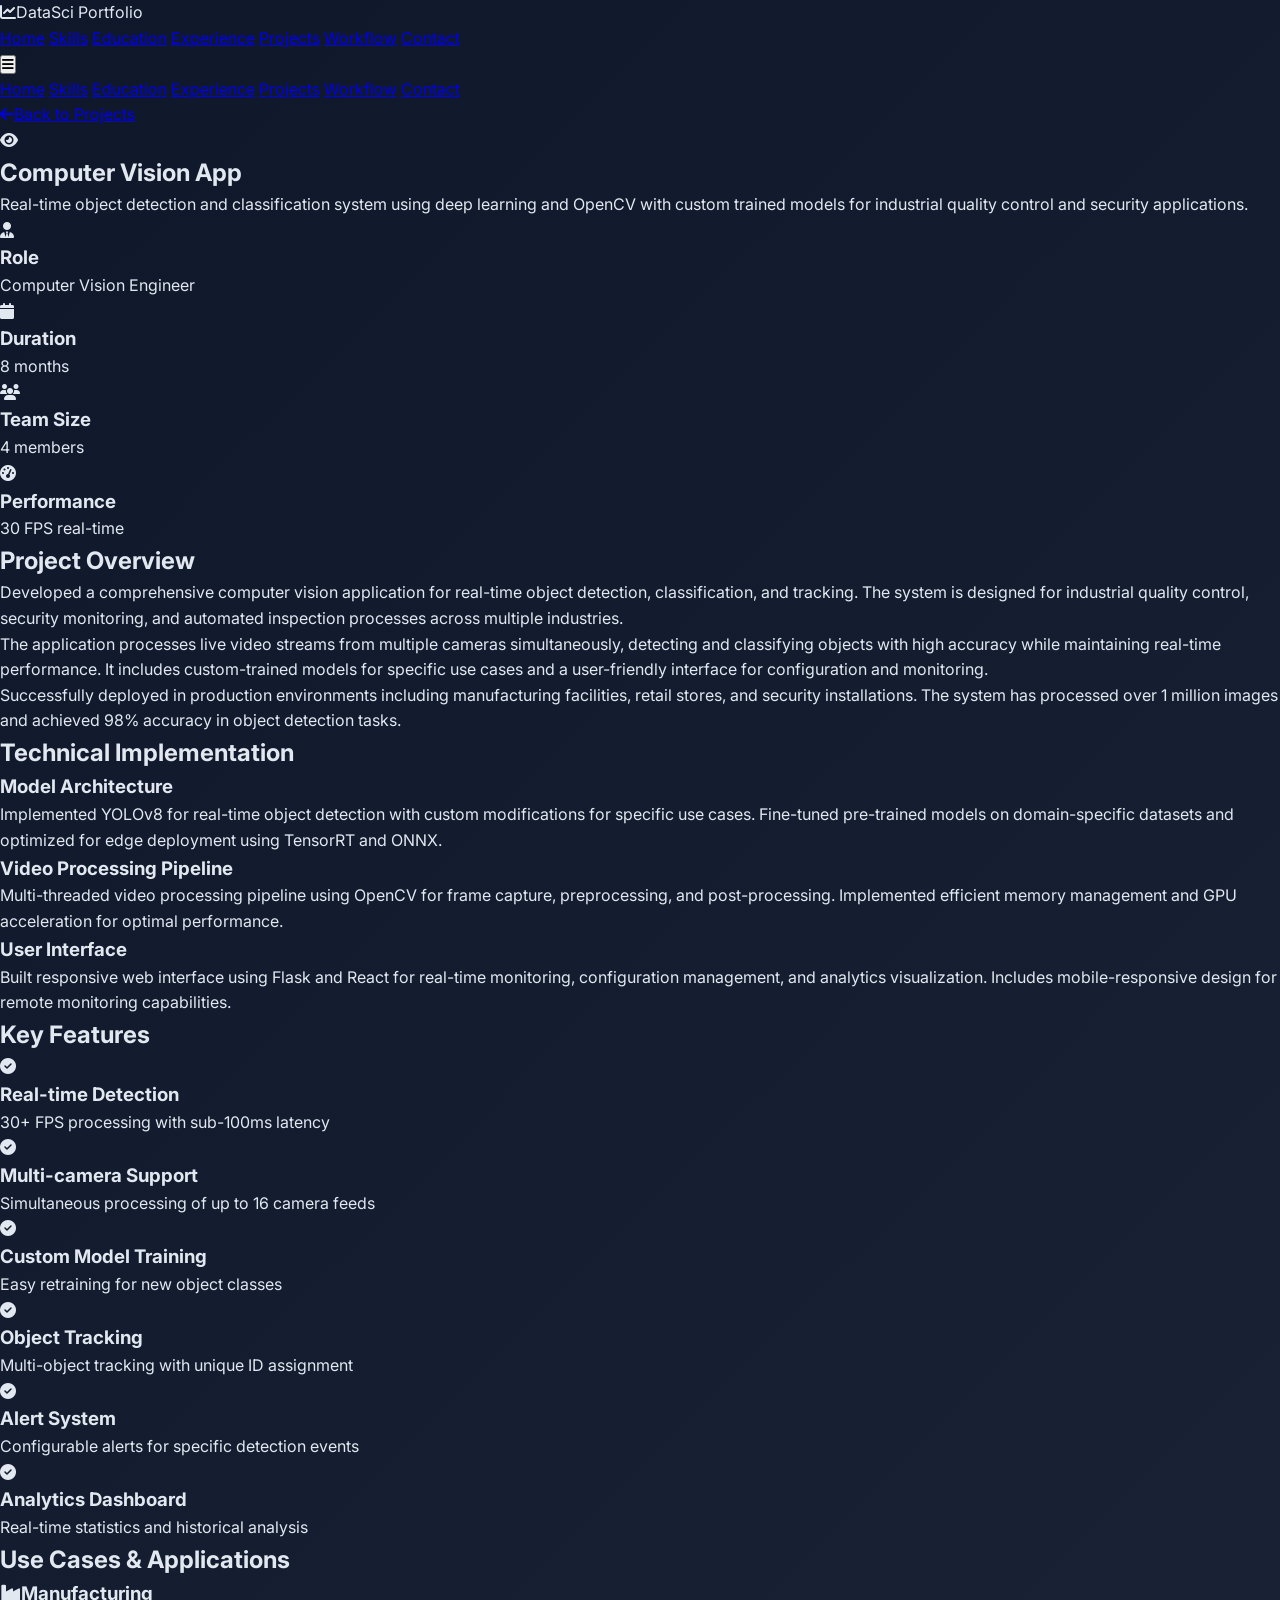
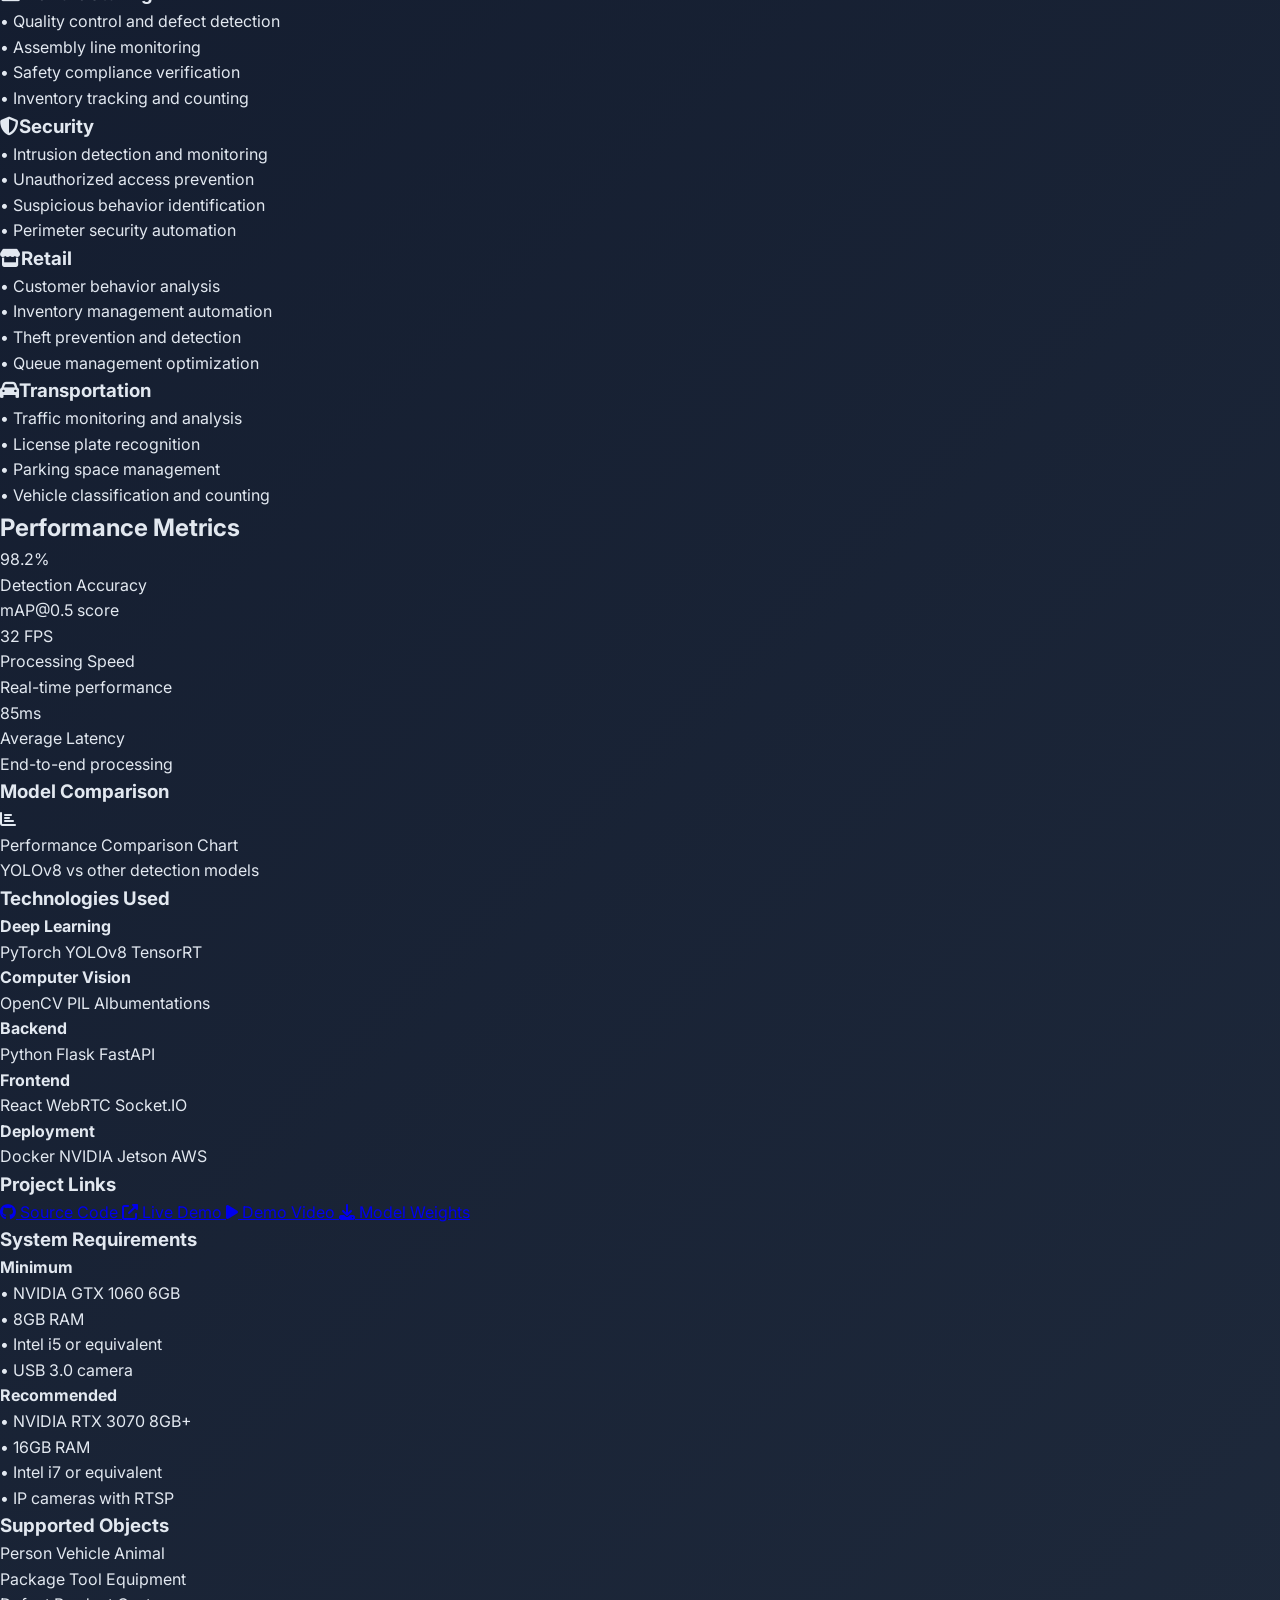
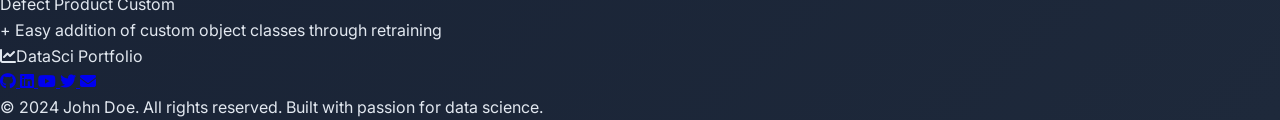
<file: project3.html>
<!DOCTYPE html>
<html lang="en">
<head>
    <meta charset="UTF-8">
    <meta name="viewport" content="width=device-width, initial-scale=1.0">
    <title>Computer Vision App - Data Science Portfolio</title>
    <link rel="stylesheet" href="style.css">
    <link rel="stylesheet" href="https://cdnjs.cloudflare.com/ajax/libs/font-awesome/6.4.0/css/all.min.css">
</head>
<body>
    <!-- Navigation -->
    <nav class="fixed top-0 w-full bg-dark-900/95 backdrop-blur-sm z-50 border-b border-dark-700">
        <div class="container mx-auto px-6 py-4">
            <div class="flex justify-between items-center">
                <div class="text-2xl font-bold gradient-text">
                    <i class="fas fa-chart-line mr-2"></i>DataSci Portfolio
                </div>
                <div class="hidden md:flex space-x-8">
                    <a href="index.html" class="nav-link">Home</a>
                    <a href="skills.html" class="nav-link">Skills</a>
                    <a href="education.html" class="nav-link">Education</a>
                    <a href="experience.html" class="nav-link">Experience</a>
                    <a href="projects.html" class="nav-link">Projects</a>
                    <a href="workflow.html" class="nav-link">Workflow</a>
                    <a href="contact.html" class="nav-link">Contact</a>
                </div>
                <button class="md:hidden text-gray-300" id="mobile-menu-btn">
                    <i class="fas fa-bars text-xl"></i>
                </button>
            </div>
            <!-- Mobile Menu -->
            <div class="md:hidden hidden mt-4 pb-4" id="mobile-menu">
                <div class="flex flex-col space-y-4">
                    <a href="index.html" class="nav-link">Home</a>
                    <a href="skills.html" class="nav-link">Skills</a>
                    <a href="education.html" class="nav-link">Education</a>
                    <a href="experience.html" class="nav-link">Experience</a>
                    <a href="projects.html" class="nav-link">Projects</a>
                    <a href="workflow.html" class="nav-link">Workflow</a>
                    <a href="contact.html" class="nav-link">Contact</a>
                </div>
            </div>
        </div>
    </nav>

    <!-- Project Detail Section -->
    <!-- Edit Project Details Below -->
    <section class="pt-32 pb-20">
        <div class="container mx-auto px-6">
            <!-- Back Button -->
            <div class="mb-8">
                <a href="projects.html" class="text-primary-400 hover:text-primary-300 transition-colors">
                    <i class="fas fa-arrow-left mr-2"></i>Back to Projects
                </a>
            </div>

            <!-- Project Header -->
            <div class="text-center mb-12">
                <div class="w-32 h-32 bg-gradient-to-br from-red-500 to-pink-600 rounded-full flex items-center justify-center mx-auto mb-6">
                    <i class="fas fa-eye text-6xl text-white"></i>
                </div>
                <h1 class="text-4xl md:text-5xl font-bold mb-4 gradient-text">Computer Vision App</h1>
                <p class="text-xl text-gray-400 max-w-3xl mx-auto">
                    Real-time object detection and classification system using deep learning and OpenCV 
                    with custom trained models for industrial quality control and security applications.
                </p>
            </div>

            <!-- Project Info Cards -->
            <div class="grid md:grid-cols-4 gap-6 mb-12">
                <div class="card text-center">
                    <i class="fas fa-user-tie text-2xl text-primary-400 mb-2"></i>
                    <h3 class="font-bold text-gray-300">Role</h3>
                    <p class="text-gray-400 text-sm">Computer Vision Engineer</p>
                </div>
                <div class="card text-center">
                    <i class="fas fa-calendar text-2xl text-green-400 mb-2"></i>
                    <h3 class="font-bold text-gray-300">Duration</h3>
                    <p class="text-gray-400 text-sm">8 months</p>
                </div>
                <div class="card text-center">
                    <i class="fas fa-users text-2xl text-blue-400 mb-2"></i>
                    <h3 class="font-bold text-gray-300">Team Size</h3>
                    <p class="text-gray-400 text-sm">4 members</p>
                </div>
                <div class="card text-center">
                    <i class="fas fa-tachometer-alt text-2xl text-purple-400 mb-2"></i>
                    <h3 class="font-bold text-gray-300">Performance</h3>
                    <p class="text-gray-400 text-sm">30 FPS real-time</p>
                </div>
            </div>

            <div class="grid lg:grid-cols-3 gap-8">
                <!-- Main Content -->
                <div class="lg:col-span-2 space-y-8">
                    <!-- Project Overview -->
                    <div class="card">
                        <h2 class="text-2xl font-bold text-primary-400 mb-4">Project Overview</h2>
                        <p class="text-gray-400 mb-4">
                            Developed a comprehensive computer vision application for real-time object detection, 
                            classification, and tracking. The system is designed for industrial quality control, 
                            security monitoring, and automated inspection processes across multiple industries.
                        </p>
                        <p class="text-gray-400 mb-4">
                            The application processes live video streams from multiple cameras simultaneously, 
                            detecting and classifying objects with high accuracy while maintaining real-time performance. 
                            It includes custom-trained models for specific use cases and a user-friendly interface 
                            for configuration and monitoring.
                        </p>
                        <p class="text-gray-400">
                            Successfully deployed in production environments including manufacturing facilities, 
                            retail stores, and security installations. The system has processed over 1 million 
                            images and achieved 98% accuracy in object detection tasks.
                        </p>
                    </div>

                    <!-- Technical Implementation -->
                    <div class="card">
                        <h2 class="text-2xl font-bold text-primary-400 mb-4">Technical Implementation</h2>
                        <div class="space-y-4">
                            <div>
                                <h3 class="text-lg font-bold text-gray-300 mb-2">Model Architecture</h3>
                                <p class="text-gray-400 text-sm mb-3">
                                    Implemented YOLOv8 for real-time object detection with custom modifications for 
                                    specific use cases. Fine-tuned pre-trained models on domain-specific datasets 
                                    and optimized for edge deployment using TensorRT and ONNX.
                                </p>
                            </div>
                            <div>
                                <h3 class="text-lg font-bold text-gray-300 mb-2">Video Processing Pipeline</h3>
                                <p class="text-gray-400 text-sm mb-3">
                                    Multi-threaded video processing pipeline using OpenCV for frame capture, 
                                    preprocessing, and post-processing. Implemented efficient memory management 
                                    and GPU acceleration for optimal performance.
                                </p>
                            </div>
                            <div>
                                <h3 class="text-lg font-bold text-gray-300 mb-2">User Interface</h3>
                                <p class="text-gray-400 text-sm">
                                    Built responsive web interface using Flask and React for real-time monitoring, 
                                    configuration management, and analytics visualization. Includes mobile-responsive 
                                    design for remote monitoring capabilities.
                                </p>
                            </div>
                        </div>
                    </div>

                    <!-- Key Features -->
                    <div class="card">
                        <h2 class="text-2xl font-bold text-primary-400 mb-4">Key Features</h2>
                        <div class="grid md:grid-cols-2 gap-4">
                            <div class="flex items-start">
                                <i class="fas fa-check-circle text-green-400 mr-3 mt-1"></i>
                                <div>
                                    <h3 class="font-bold text-gray-300">Real-time Detection</h3>
                                    <p class="text-gray-400 text-sm">30+ FPS processing with sub-100ms latency</p>
                                </div>
                            </div>
                            <div class="flex items-start">
                                <i class="fas fa-check-circle text-green-400 mr-3 mt-1"></i>
                                <div>
                                    <h3 class="font-bold text-gray-300">Multi-camera Support</h3>
                                    <p class="text-gray-400 text-sm">Simultaneous processing of up to 16 camera feeds</p>
                                </div>
                            </div>
                            <div class="flex items-start">
                                <i class="fas fa-check-circle text-green-400 mr-3 mt-1"></i>
                                <div>
                                    <h3 class="font-bold text-gray-300">Custom Model Training</h3>
                                    <p class="text-gray-400 text-sm">Easy retraining for new object classes</p>
                                </div>
                            </div>
                            <div class="flex items-start">
                                <i class="fas fa-check-circle text-green-400 mr-3 mt-1"></i>
                                <div>
                                    <h3 class="font-bold text-gray-300">Object Tracking</h3>
                                    <p class="text-gray-400 text-sm">Multi-object tracking with unique ID assignment</p>
                                </div>
                            </div>
                            <div class="flex items-start">
                                <i class="fas fa-check-circle text-green-400 mr-3 mt-1"></i>
                                <div>
                                    <h3 class="font-bold text-gray-300">Alert System</h3>
                                    <p class="text-gray-400 text-sm">Configurable alerts for specific detection events</p>
                                </div>
                            </div>
                            <div class="flex items-start">
                                <i class="fas fa-check-circle text-green-400 mr-3 mt-1"></i>
                                <div>
                                    <h3 class="font-bold text-gray-300">Analytics Dashboard</h3>
                                    <p class="text-gray-400 text-sm">Real-time statistics and historical analysis</p>
                                </div>
                            </div>
                        </div>
                    </div>

                    <!-- Use Cases -->
                    <div class="card">
                        <h2 class="text-2xl font-bold text-primary-400 mb-4">Use Cases & Applications</h2>
                        <div class="grid md:grid-cols-2 gap-6">
                            <div>
                                <h3 class="text-lg font-bold text-blue-400 mb-3">
                                    <i class="fas fa-industry mr-2"></i>Manufacturing
                                </h3>
                                <ul class="space-y-2 text-gray-400 text-sm">
                                    <li>• Quality control and defect detection</li>
                                    <li>• Assembly line monitoring</li>
                                    <li>• Safety compliance verification</li>
                                    <li>• Inventory tracking and counting</li>
                                </ul>
                            </div>
                            <div>
                                <h3 class="text-lg font-bold text-green-400 mb-3">
                                    <i class="fas fa-shield-alt mr-2"></i>Security
                                </h3>
                                <ul class="space-y-2 text-gray-400 text-sm">
                                    <li>• Intrusion detection and monitoring</li>
                                    <li>• Unauthorized access prevention</li>
                                    <li>• Suspicious behavior identification</li>
                                    <li>• Perimeter security automation</li>
                                </ul>
                            </div>
                            <div>
                                <h3 class="text-lg font-bold text-purple-400 mb-3">
                                    <i class="fas fa-store mr-2"></i>Retail
                                </h3>
                                <ul class="space-y-2 text-gray-400 text-sm">
                                    <li>• Customer behavior analysis</li>
                                    <li>• Inventory management automation</li>
                                    <li>• Theft prevention and detection</li>
                                    <li>• Queue management optimization</li>
                                </ul>
                            </div>
                            <div>
                                <h3 class="text-lg font-bold text-orange-400 mb-3">
                                    <i class="fas fa-car mr-2"></i>Transportation
                                </h3>
                                <ul class="space-y-2 text-gray-400 text-sm">
                                    <li>• Traffic monitoring and analysis</li>
                                    <li>• License plate recognition</li>
                                    <li>• Parking space management</li>
                                    <li>• Vehicle classification and counting</li>
                                </ul>
                            </div>
                        </div>
                    </div>

                    <!-- Performance Metrics -->
                    <div class="card">
                        <h2 class="text-2xl font-bold text-primary-400 mb-4">Performance Metrics</h2>
                        <div class="grid md:grid-cols-3 gap-6">
                            <div class="text-center">
                                <div class="text-3xl font-bold text-green-400 mb-2">98.2%</div>
                                <div class="text-gray-400">Detection Accuracy</div>
                                <div class="text-gray-500 text-sm">mAP@0.5 score</div>
                            </div>
                            <div class="text-center">
                                <div class="text-3xl font-bold text-blue-400 mb-2">32 FPS</div>
                                <div class="text-gray-400">Processing Speed</div>
                                <div class="text-gray-500 text-sm">Real-time performance</div>
                            </div>
                            <div class="text-center">
                                <div class="text-3xl font-bold text-purple-400 mb-2">85ms</div>
                                <div class="text-gray-400">Average Latency</div>
                                <div class="text-gray-500 text-sm">End-to-end processing</div>
                            </div>
                        </div>
                        
                        <!-- Performance Comparison Chart -->
                        <div class="mt-6">
                            <h3 class="text-lg font-bold text-primary-400 mb-3">Model Comparison</h3>
                            <div class="bg-gradient-to-r from-red-500/20 to-pink-500/20 rounded-lg h-48 flex items-center justify-center border border-red-500/30">
                                <div class="text-center">
                                    <i class="fas fa-chart-bar text-4xl text-red-400 mb-2"></i>
                                    <p class="text-gray-400">Performance Comparison Chart</p>
                                    <p class="text-gray-500 text-sm">YOLOv8 vs other detection models</p>
                                </div>
                            </div>
                        </div>
                    </div>
                </div>

                <!-- Sidebar -->
                <div class="space-y-6">
                    <!-- Technologies Used -->
                    <div class="card">
                        <h3 class="text-xl font-bold text-primary-400 mb-4">Technologies Used</h3>
                        <div class="space-y-3">
                            <div>
                                <h4 class="font-bold text-gray-300 mb-2">Deep Learning</h4>
                                <div class="flex flex-wrap gap-2">
                                    <span class="px-2 py-1 bg-orange-600/20 text-orange-400 rounded text-xs">PyTorch</span>
                                    <span class="px-2 py-1 bg-orange-600/20 text-orange-400 rounded text-xs">YOLOv8</span>
                                    <span class="px-2 py-1 bg-orange-600/20 text-orange-400 rounded text-xs">TensorRT</span>
                                </div>
                            </div>
                            <div>
                                <h4 class="font-bold text-gray-300 mb-2">Computer Vision</h4>
                                <div class="flex flex-wrap gap-2">
                                    <span class="px-2 py-1 bg-blue-600/20 text-blue-400 rounded text-xs">OpenCV</span>
                                    <span class="px-2 py-1 bg-blue-600/20 text-blue-400 rounded text-xs">PIL</span>
                                    <span class="px-2 py-1 bg-blue-600/20 text-blue-400 rounded text-xs">Albumentations</span>
                                </div>
                            </div>
                            <div>
                                <h4 class="font-bold text-gray-300 mb-2">Backend</h4>
                                <div class="flex flex-wrap gap-2">
                                    <span class="px-2 py-1 bg-green-600/20 text-green-400 rounded text-xs">Python</span>
                                    <span class="px-2 py-1 bg-green-600/20 text-green-400 rounded text-xs">Flask</span>
                                    <span class="px-2 py-1 bg-green-600/20 text-green-400 rounded text-xs">FastAPI</span>
                                </div>
                            </div>
                            <div>
                                <h4 class="font-bold text-gray-300 mb-2">Frontend</h4>
                                <div class="flex flex-wrap gap-2">
                                    <span class="px-2 py-1 bg-cyan-600/20 text-cyan-400 rounded text-xs">React</span>
                                    <span class="px-2 py-1 bg-cyan-600/20 text-cyan-400 rounded text-xs">WebRTC</span>
                                    <span class="px-2 py-1 bg-cyan-600/20 text-cyan-400 rounded text-xs">Socket.IO</span>
                                </div>
                            </div>
                            <div>
                                <h4 class="font-bold text-gray-300 mb-2">Deployment</h4>
                                <div class="flex flex-wrap gap-2">
                                    <span class="px-2 py-1 bg-purple-600/20 text-purple-400 rounded text-xs">Docker</span>
                                    <span class="px-2 py-1 bg-purple-600/20 text-purple-400 rounded text-xs">NVIDIA Jetson</span>
                                    <span class="px-2 py-1 bg-purple-600/20 text-purple-400 rounded text-xs">AWS</span>
                                </div>
                            </div>
                        </div>
                    </div>

                    <!-- Project Links -->
                    <div class="card">
                        <h3 class="text-xl font-bold text-primary-400 mb-4">Project Links</h3>
                        <div class="space-y-3">
                            <a href="#" class="flex items-center text-gray-400 hover:text-primary-400 transition-colors">
                                <i class="fab fa-github mr-3"></i>
                                <span>Source Code</span>
                            </a>
                            <a href="#" class="flex items-center text-gray-400 hover:text-primary-400 transition-colors">
                                <i class="fas fa-external-link-alt mr-3"></i>
                                <span>Live Demo</span>
                            </a>
                            <a href="#" class="flex items-center text-gray-400 hover:text-primary-400 transition-colors">
                                <i class="fas fa-play mr-3"></i>
                                <span>Demo Video</span>
                            </a>
                            <a href="#" class="flex items-center text-gray-400 hover:text-primary-400 transition-colors">
                                <i class="fas fa-download mr-3"></i>
                                <span>Model Weights</span>
                            </a>
                        </div>
                    </div>

                    <!-- System Requirements -->
                    <div class="card">
                        <h3 class="text-xl font-bold text-primary-400 mb-4">System Requirements</h3>
                        <div class="space-y-3">
                            <div>
                                <h4 class="font-bold text-gray-300 text-sm">Minimum</h4>
                                <ul class="text-gray-400 text-xs space-y-1">
                                    <li>• NVIDIA GTX 1060 6GB</li>
                                    <li>• 8GB RAM</li>
                                    <li>• Intel i5 or equivalent</li>
                                    <li>• USB 3.0 camera</li>
                                </ul>
                            </div>
                            <div>
                                <h4 class="font-bold text-gray-300 text-sm">Recommended</h4>
                                <ul class="text-gray-400 text-xs space-y-1">
                                    <li>• NVIDIA RTX 3070 8GB+</li>
                                    <li>• 16GB RAM</li>
                                    <li>• Intel i7 or equivalent</li>
                                    <li>• IP cameras with RTSP</li>
                                </ul>
                            </div>
                        </div>
                    </div>

                    <!-- Detection Classes -->
                    <div class="card">
                        <h3 class="text-xl font-bold text-primary-400 mb-4">Supported Objects</h3>
                        <div class="space-y-2">
                            <div class="flex flex-wrap gap-1">
                                <span class="px-2 py-1 bg-red-600/20 text-red-400 rounded text-xs">Person</span>
                                <span class="px-2 py-1 bg-blue-600/20 text-blue-400 rounded text-xs">Vehicle</span>
                                <span class="px-2 py-1 bg-green-600/20 text-green-400 rounded text-xs">Animal</span>
                            </div>
                            <div class="flex flex-wrap gap-1">
                                <span class="px-2 py-1 bg-purple-600/20 text-purple-400 rounded text-xs">Package</span>
                                <span class="px-2 py-1 bg-yellow-600/20 text-yellow-400 rounded text-xs">Tool</span>
                                <span class="px-2 py-1 bg-pink-600/20 text-pink-400 rounded text-xs">Equipment</span>
                            </div>
                            <div class="flex flex-wrap gap-1">
                                <span class="px-2 py-1 bg-indigo-600/20 text-indigo-400 rounded text-xs">Defect</span>
                                <span class="px-2 py-1 bg-teal-600/20 text-teal-400 rounded text-xs">Product</span>
                                <span class="px-2 py-1 bg-orange-600/20 text-orange-400 rounded text-xs">Custom</span>
                            </div>
                        </div>
                        <p class="text-gray-500 text-xs mt-3">
                            + Easy addition of custom object classes through retraining
                        </p>
                    </div>
                </div>
            </div>
        </div>
    </section>

    <!-- Footer -->
    <footer class="bg-dark-800 border-t border-dark-700 py-12">
        <div class="container mx-auto px-6">
            <div class="flex flex-col md:flex-row justify-between items-center">
                <div class="text-2xl font-bold gradient-text mb-4 md:mb-0">
                    <i class="fas fa-chart-line mr-2"></i>DataSci Portfolio
                </div>
                <div class="flex space-x-6">
                    <a href="https://github.com" target="_blank" class="text-gray-400 hover:text-primary-400 transition-colors text-2xl">
                        <i class="fab fa-github"></i>
                    </a>
                    <a href="https://linkedin.com" target="_blank" class="text-gray-400 hover:text-primary-400 transition-colors text-2xl">
                        <i class="fab fa-linkedin"></i>
                    </a>
                    <a href="https://youtube.com" target="_blank" class="text-gray-400 hover:text-primary-400 transition-colors text-2xl">
                        <i class="fab fa-youtube"></i>
                    </a>
                    <a href="https://twitter.com" target="_blank" class="text-gray-400 hover:text-primary-400 transition-colors text-2xl">
                        <i class="fab fa-twitter"></i>
                    </a>
                    <a href="mailto:contact@example.com" class="text-gray-400 hover:text-primary-400 transition-colors text-2xl">
                        <i class="fas fa-envelope"></i>
                    </a>
                </div>
            </div>
            <div class="text-center text-gray-500 mt-8 pt-8 border-t border-dark-700">
                <p>&copy; 2024 John Doe. All rights reserved. Built with passion for data science.</p>
            </div>
        </div>
    </footer>

    <script src="main.js"></script>
</body>
</html>
</file>
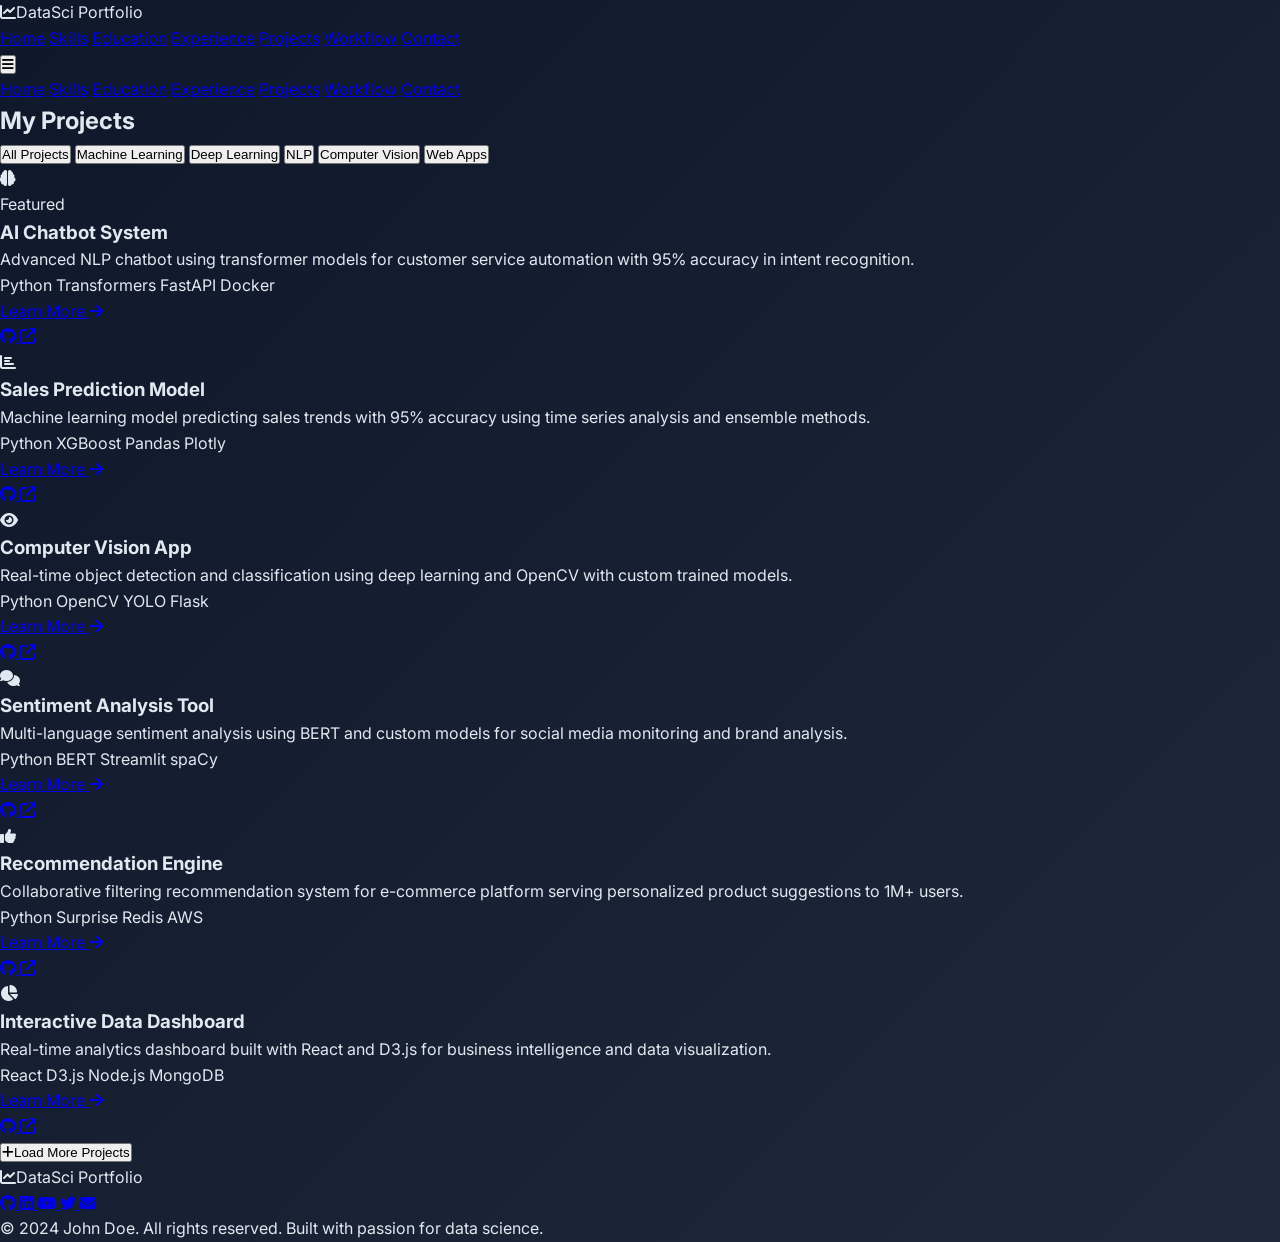
<file: projects.html>
<!DOCTYPE html>
<html lang="en">
<head>
    <meta charset="UTF-8">
    <meta name="viewport" content="width=device-width, initial-scale=1.0">
    <title>Projects - Data Science Portfolio</title>
    <link rel="stylesheet" href="style.css">
    <link rel="stylesheet" href="https://cdnjs.cloudflare.com/ajax/libs/font-awesome/6.4.0/css/all.min.css">
</head>
<body>
    <!-- Navigation -->
    <nav class="fixed top-0 w-full bg-dark-900/95 backdrop-blur-sm z-50 border-b border-dark-700">
        <div class="container mx-auto px-6 py-4">
            <div class="flex justify-between items-center">
                <div class="text-2xl font-bold gradient-text">
                    <i class="fas fa-chart-line mr-2"></i>DataSci Portfolio
                </div>
                <div class="hidden md:flex space-x-8">
                    <a href="index.html" class="nav-link">Home</a>
                    <a href="skills.html" class="nav-link">Skills</a>
                    <a href="education.html" class="nav-link">Education</a>
                    <a href="experience.html" class="nav-link">Experience</a>
                    <a href="projects.html" class="nav-link text-primary-400">Projects</a>
                    <a href="workflow.html" class="nav-link">Workflow</a>
                    <a href="contact.html" class="nav-link">Contact</a>
                </div>
                <button class="md:hidden text-gray-300" id="mobile-menu-btn">
                    <i class="fas fa-bars text-xl"></i>
                </button>
            </div>
            <!-- Mobile Menu -->
            <div class="md:hidden hidden mt-4 pb-4" id="mobile-menu">
                <div class="flex flex-col space-y-4">
                    <a href="index.html" class="nav-link">Home</a>
                    <a href="skills.html" class="nav-link">Skills</a>
                    <a href="education.html" class="nav-link">Education</a>
                    <a href="experience.html" class="nav-link">Experience</a>
                    <a href="projects.html" class="nav-link text-primary-400">Projects</a>
                    <a href="workflow.html" class="nav-link">Workflow</a>
                    <a href="contact.html" class="nav-link">Contact</a>
                </div>
            </div>
        </div>
    </nav>

    <!-- Projects Section -->
    <section class="pt-32 pb-20">
        <div class="container mx-auto px-6">
            <h1 class="section-title">My Projects</h1>
            
            <!-- Filter Buttons -->
            <div class="flex flex-wrap justify-center gap-4 mb-12">
                <button class="filter-btn active" data-filter="all">All Projects</button>
                <button class="filter-btn" data-filter="ml">Machine Learning</button>
                <button class="filter-btn" data-filter="dl">Deep Learning</button>
                <button class="filter-btn" data-filter="nlp">NLP</button>
                <button class="filter-btn" data-filter="cv">Computer Vision</button>
                <button class="filter-btn" data-filter="web">Web Apps</button>
            </div>

            <!-- Projects Grid -->
            <!-- Edit Projects Below -->
            <div class="grid md:grid-cols-2 lg:grid-cols-3 gap-8" id="projects-grid">
                <!-- Project 1: AI Chatbot -->
                <div class="card project-card animate-slide-up" data-category="nlp dl">
                    <div class="h-48 bg-gradient-to-br from-primary-500 to-purple-600 rounded-lg mb-6 flex items-center justify-center relative overflow-hidden">
                        <i class="fas fa-brain text-6xl text-white"></i>
                        <div class="absolute top-4 right-4">
                            <span class="bg-white/20 text-white px-2 py-1 rounded-full text-xs">Featured</span>
                        </div>
                    </div>
                    <h3 class="text-xl font-bold mb-3">AI Chatbot System</h3>
                    <p class="text-gray-400 mb-4 text-sm">
                        Advanced NLP chatbot using transformer models for customer service automation with 
                        95% accuracy in intent recognition.
                    </p>
                    <div class="flex flex-wrap gap-2 mb-4">
                        <span class="px-2 py-1 bg-primary-600/20 text-primary-400 rounded text-xs">Python</span>
                        <span class="px-2 py-1 bg-primary-600/20 text-primary-400 rounded text-xs">Transformers</span>
                        <span class="px-2 py-1 bg-primary-600/20 text-primary-400 rounded text-xs">FastAPI</span>
                        <span class="px-2 py-1 bg-primary-600/20 text-primary-400 rounded text-xs">Docker</span>
                    </div>
                    <div class="flex justify-between items-center">
                        <a href="project1.html" class="text-primary-400 hover:text-primary-300 transition-colors">
                            Learn More <i class="fas fa-arrow-right ml-1"></i>
                        </a>
                        <div class="flex space-x-2">
                            <a href="#" class="text-gray-400 hover:text-white transition-colors">
                                <i class="fab fa-github"></i>
                            </a>
                            <a href="#" class="text-gray-400 hover:text-white transition-colors">
                                <i class="fas fa-external-link-alt"></i>
                            </a>
                        </div>
                    </div>
                </div>

                <!-- Project 2: Sales Prediction -->
                <div class="card project-card animate-slide-up" data-category="ml">
                    <div class="h-48 bg-gradient-to-br from-green-500 to-blue-600 rounded-lg mb-6 flex items-center justify-center">
                        <i class="fas fa-chart-bar text-6xl text-white"></i>
                    </div>
                    <h3 class="text-xl font-bold mb-3">Sales Prediction Model</h3>
                    <p class="text-gray-400 mb-4 text-sm">
                        Machine learning model predicting sales trends with 95% accuracy using time series 
                        analysis and ensemble methods.
                    </p>
                    <div class="flex flex-wrap gap-2 mb-4">
                        <span class="px-2 py-1 bg-green-600/20 text-green-400 rounded text-xs">Python</span>
                        <span class="px-2 py-1 bg-green-600/20 text-green-400 rounded text-xs">XGBoost</span>
                        <span class="px-2 py-1 bg-green-600/20 text-green-400 rounded text-xs">Pandas</span>
                        <span class="px-2 py-1 bg-green-600/20 text-green-400 rounded text-xs">Plotly</span>
                    </div>
                    <div class="flex justify-between items-center">
                        <a href="project2.html" class="text-primary-400 hover:text-primary-300 transition-colors">
                            Learn More <i class="fas fa-arrow-right ml-1"></i>
                        </a>
                        <div class="flex space-x-2">
                            <a href="#" class="text-gray-400 hover:text-white transition-colors">
                                <i class="fab fa-github"></i>
                            </a>
                            <a href="#" class="text-gray-400 hover:text-white transition-colors">
                                <i class="fas fa-external-link-alt"></i>
                            </a>
                        </div>
                    </div>
                </div>

                <!-- Project 3: Computer Vision -->
                <div class="card project-card animate-slide-up" data-category="cv dl">
                    <div class="h-48 bg-gradient-to-br from-red-500 to-pink-600 rounded-lg mb-6 flex items-center justify-center">
                        <i class="fas fa-eye text-6xl text-white"></i>
                    </div>
                    <h3 class="text-xl font-bold mb-3">Computer Vision App</h3>
                    <p class="text-gray-400 mb-4 text-sm">
                        Real-time object detection and classification using deep learning and OpenCV 
                        with custom trained models.
                    </p>
                    <div class="flex flex-wrap gap-2 mb-4">
                        <span class="px-2 py-1 bg-red-600/20 text-red-400 rounded text-xs">Python</span>
                        <span class="px-2 py-1 bg-red-600/20 text-red-400 rounded text-xs">OpenCV</span>
                        <span class="px-2 py-1 bg-red-600/20 text-red-400 rounded text-xs">YOLO</span>
                        <span class="px-2 py-1 bg-red-600/20 text-red-400 rounded text-xs">Flask</span>
                    </div>
                    <div class="flex justify-between items-center">
                        <a href="project3.html" class="text-primary-400 hover:text-primary-300 transition-colors">
                            Learn More <i class="fas fa-arrow-right ml-1"></i>
                        </a>
                        <div class="flex space-x-2">
                            <a href="#" class="text-gray-400 hover:text-white transition-colors">
                                <i class="fab fa-github"></i>
                            </a>
                            <a href="#" class="text-gray-400 hover:text-white transition-colors">
                                <i class="fas fa-external-link-alt"></i>
                            </a>
                        </div>
                    </div>
                </div>

                <!-- Project 4: Sentiment Analysis -->
                <div class="card project-card animate-slide-up" data-category="nlp ml">
                    <div class="h-48 bg-gradient-to-br from-yellow-500 to-orange-600 rounded-lg mb-6 flex items-center justify-center">
                        <i class="fas fa-comments text-6xl text-white"></i>
                    </div>
                    <h3 class="text-xl font-bold mb-3">Sentiment Analysis Tool</h3>
                    <p class="text-gray-400 mb-4 text-sm">
                        Multi-language sentiment analysis using BERT and custom models for social media 
                        monitoring and brand analysis.
                    </p>
                    <div class="flex flex-wrap gap-2 mb-4">
                        <span class="px-2 py-1 bg-yellow-600/20 text-yellow-400 rounded text-xs">Python</span>
                        <span class="px-2 py-1 bg-yellow-600/20 text-yellow-400 rounded text-xs">BERT</span>
                        <span class="px-2 py-1 bg-yellow-600/20 text-yellow-400 rounded text-xs">Streamlit</span>
                        <span class="px-2 py-1 bg-yellow-600/20 text-yellow-400 rounded text-xs">spaCy</span>
                    </div>
                    <div class="flex justify-between items-center">
                        <a href="project4.html" class="text-primary-400 hover:text-primary-300 transition-colors">
                            Learn More <i class="fas fa-arrow-right ml-1"></i>
                        </a>
                        <div class="flex space-x-2">
                            <a href="#" class="text-gray-400 hover:text-white transition-colors">
                                <i class="fab fa-github"></i>
                            </a>
                            <a href="#" class="text-gray-400 hover:text-white transition-colors">
                                <i class="fas fa-external-link-alt"></i>
                            </a>
                        </div>
                    </div>
                </div>

                <!-- Project 5: Recommendation System -->
                <div class="card project-card animate-slide-up" data-category="ml">
                    <div class="h-48 bg-gradient-to-br from-indigo-500 to-purple-600 rounded-lg mb-6 flex items-center justify-center">
                        <i class="fas fa-thumbs-up text-6xl text-white"></i>
                    </div>
                    <h3 class="text-xl font-bold mb-3">Recommendation Engine</h3>
                    <p class="text-gray-400 mb-4 text-sm">
                        Collaborative filtering recommendation system for e-commerce platform serving 
                        personalized product suggestions to 1M+ users.
                    </p>
                    <div class="flex flex-wrap gap-2 mb-4">
                        <span class="px-2 py-1 bg-indigo-600/20 text-indigo-400 rounded text-xs">Python</span>
                        <span class="px-2 py-1 bg-indigo-600/20 text-indigo-400 rounded text-xs">Surprise</span>
                        <span class="px-2 py-1 bg-indigo-600/20 text-indigo-400 rounded text-xs">Redis</span>
                        <span class="px-2 py-1 bg-indigo-600/20 text-indigo-400 rounded text-xs">AWS</span>
                    </div>
                    <div class="flex justify-between items-center">
                        <a href="project5.html" class="text-primary-400 hover:text-primary-300 transition-colors">
                            Learn More <i class="fas fa-arrow-right ml-1"></i>
                        </a>
                        <div class="flex space-x-2">
                            <a href="#" class="text-gray-400 hover:text-white transition-colors">
                                <i class="fab fa-github"></i>
                            </a>
                            <a href="#" class="text-gray-400 hover:text-white transition-colors">
                                <i class="fas fa-external-link-alt"></i>
                            </a>
                        </div>
                    </div>
                </div>

                <!-- Project 6: Data Dashboard -->
                <div class="card project-card animate-slide-up" data-category="web">
                    <div class="h-48 bg-gradient-to-br from-teal-500 to-cyan-600 rounded-lg mb-6 flex items-center justify-center">
                        <i class="fas fa-chart-pie text-6xl text-white"></i>
                    </div>
                    <h3 class="text-xl font-bold mb-3">Interactive Data Dashboard</h3>
                    <p class="text-gray-400 mb-4 text-sm">
                        Real-time analytics dashboard built with React and D3.js for business intelligence 
                        and data visualization.
                    </p>
                    <div class="flex flex-wrap gap-2 mb-4">
                        <span class="px-2 py-1 bg-teal-600/20 text-teal-400 rounded text-xs">React</span>
                        <span class="px-2 py-1 bg-teal-600/20 text-teal-400 rounded text-xs">D3.js</span>
                        <span class="px-2 py-1 bg-teal-600/20 text-teal-400 rounded text-xs">Node.js</span>
                        <span class="px-2 py-1 bg-teal-600/20 text-teal-400 rounded text-xs">MongoDB</span>
                    </div>
                    <div class="flex justify-between items-center">
                        <a href="project6.html" class="text-primary-400 hover:text-primary-300 transition-colors">
                            Learn More <i class="fas fa-arrow-right ml-1"></i>
                        </a>
                        <div class="flex space-x-2">
                            <a href="#" class="text-gray-400 hover:text-white transition-colors">
                                <i class="fab fa-github"></i>
                            </a>
                            <a href="#" class="text-gray-400 hover:text-white transition-colors">
                                <i class="fas fa-external-link-alt"></i>
                            </a>
                        </div>
                    </div>
                </div>
            </div>

            <!-- Load More Button -->
            <div class="text-center mt-12">
                <button class="btn-secondary" id="load-more-btn">
                    <i class="fas fa-plus mr-2"></i>Load More Projects
                </button>
            </div>
        </div>
    </section>

    <!-- Footer -->
    <footer class="bg-dark-800 border-t border-dark-700 py-12">
        <div class="container mx-auto px-6">
            <div class="flex flex-col md:flex-row justify-between items-center">
                <div class="text-2xl font-bold gradient-text mb-4 md:mb-0">
                    <i class="fas fa-chart-line mr-2"></i>DataSci Portfolio
                </div>
                <div class="flex space-x-6">
                    <a href="https://github.com" target="_blank" class="text-gray-400 hover:text-primary-400 transition-colors text-2xl">
                        <i class="fab fa-github"></i>
                    </a>
                    <a href="https://linkedin.com" target="_blank" class="text-gray-400 hover:text-primary-400 transition-colors text-2xl">
                        <i class="fab fa-linkedin"></i>
                    </a>
                    <a href="https://youtube.com" target="_blank" class="text-gray-400 hover:text-primary-400 transition-colors text-2xl">
                        <i class="fab fa-youtube"></i>
                    </a>
                    <a href="https://twitter.com" target="_blank" class="text-gray-400 hover:text-primary-400 transition-colors text-2xl">
                        <i class="fab fa-twitter"></i>
                    </a>
                    <a href="mailto:contact@example.com" class="text-gray-400 hover:text-primary-400 transition-colors text-2xl">
                        <i class="fas fa-envelope"></i>
                    </a>
                </div>
            </div>
            <div class="text-center text-gray-500 mt-8 pt-8 border-t border-dark-700">
                <p>&copy; 2024 John Doe. All rights reserved. Built with passion for data science.</p>
            </div>
        </div>
    </footer>

    <script src="main.js"></script>
    <script>
        // Project filtering functionality
        const filterBtns = document.querySelectorAll('.filter-btn');
        const projectCards = document.querySelectorAll('.project-card');

        filterBtns.forEach(btn => {
            btn.addEventListener('click', () => {
                // Remove active class from all buttons
                filterBtns.forEach(b => b.classList.remove('active'));
                // Add active class to clicked button
                btn.classList.add('active');

                const filter = btn.getAttribute('data-filter');

                projectCards.forEach(card => {
                    if (filter === 'all') {
                        card.style.display = 'block';
                    } else {
                        const categories = card.getAttribute('data-category');
                        if (categories.includes(filter)) {
                            card.style.display = 'block';
                        } else {
                            card.style.display = 'none';
                        }
                    }
                });
            });
        });

        // Load more functionality (placeholder)
        document.getElementById('load-more-btn').addEventListener('click', () => {
            alert('More projects coming soon!');
        });
    </script>
    <style>
        .filter-btn {
            @apply px-4 py-2 bg-dark-700 text-gray-300 rounded-lg transition-all duration-300 hover:bg-primary-600 hover:text-white;
        }
        .filter-btn.active {
            @apply bg-primary-600 text-white;
        }
    </style>
</body>
</html>
</file>
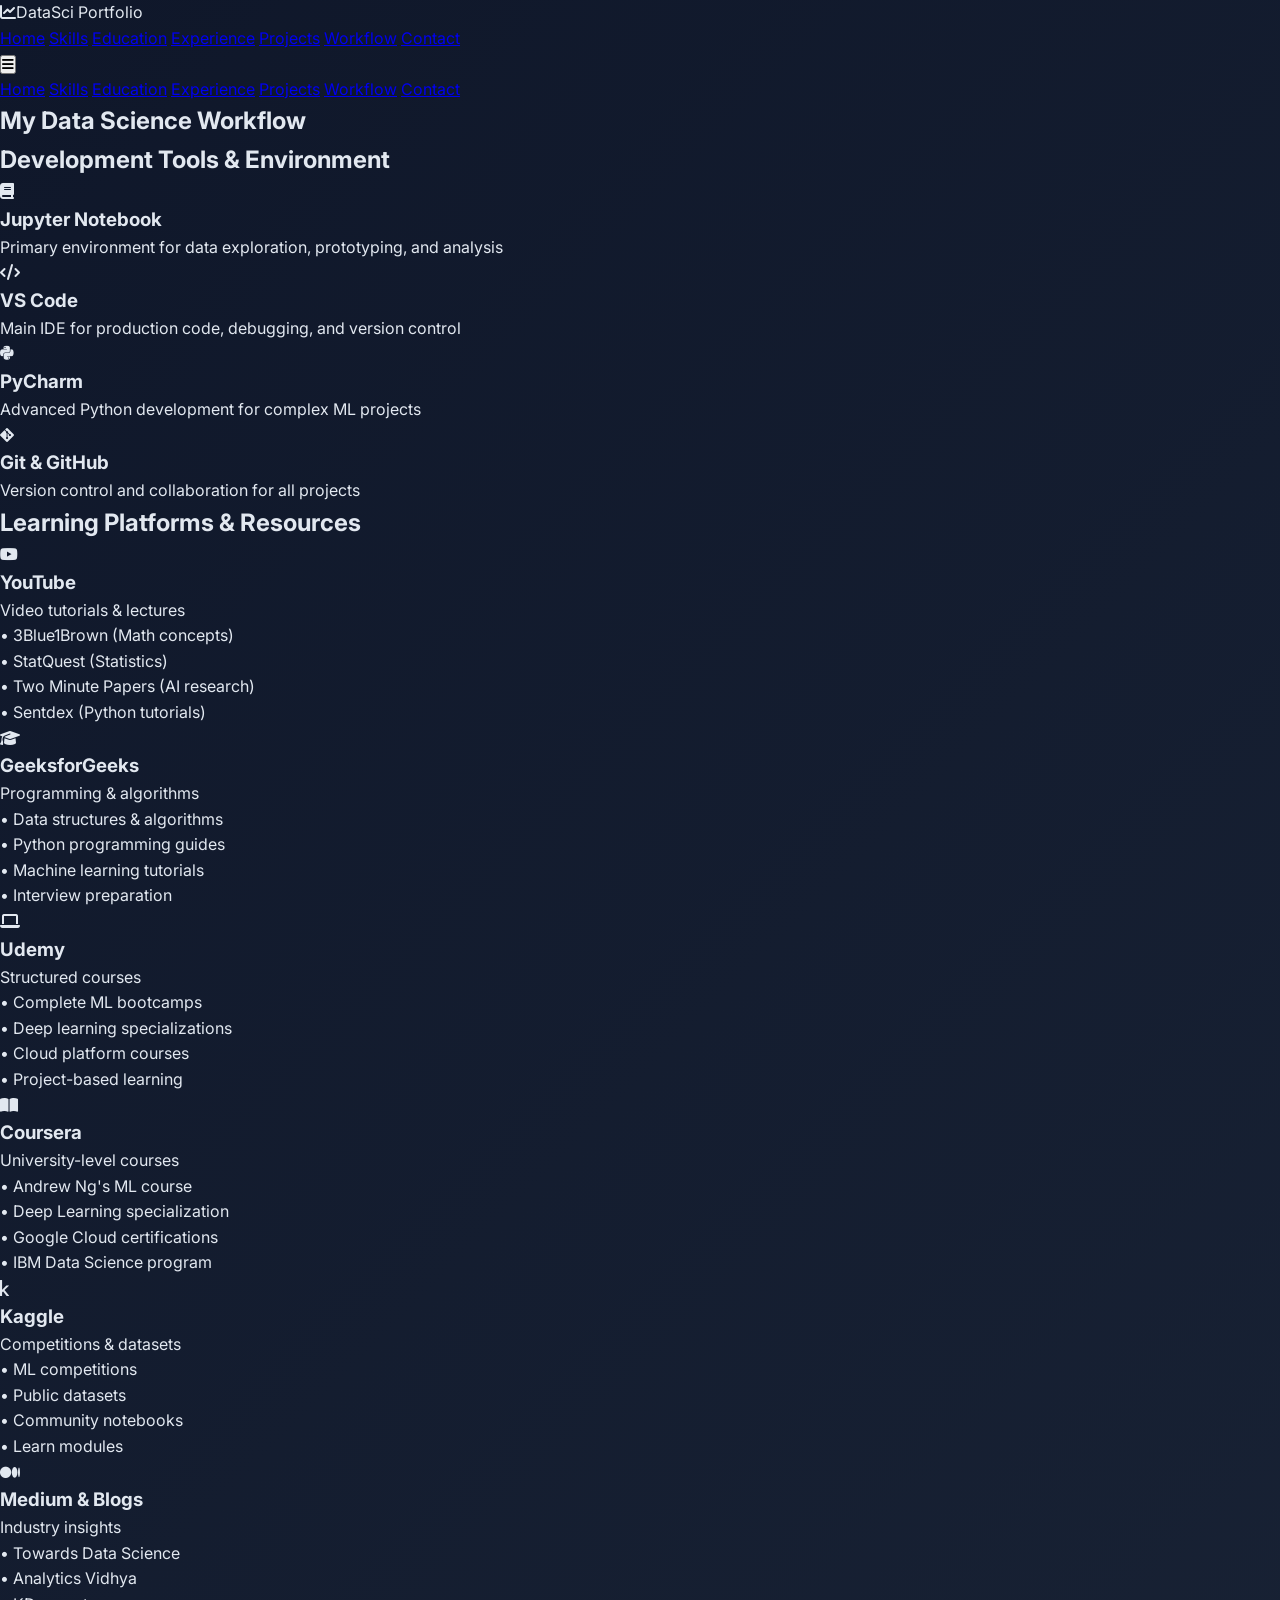
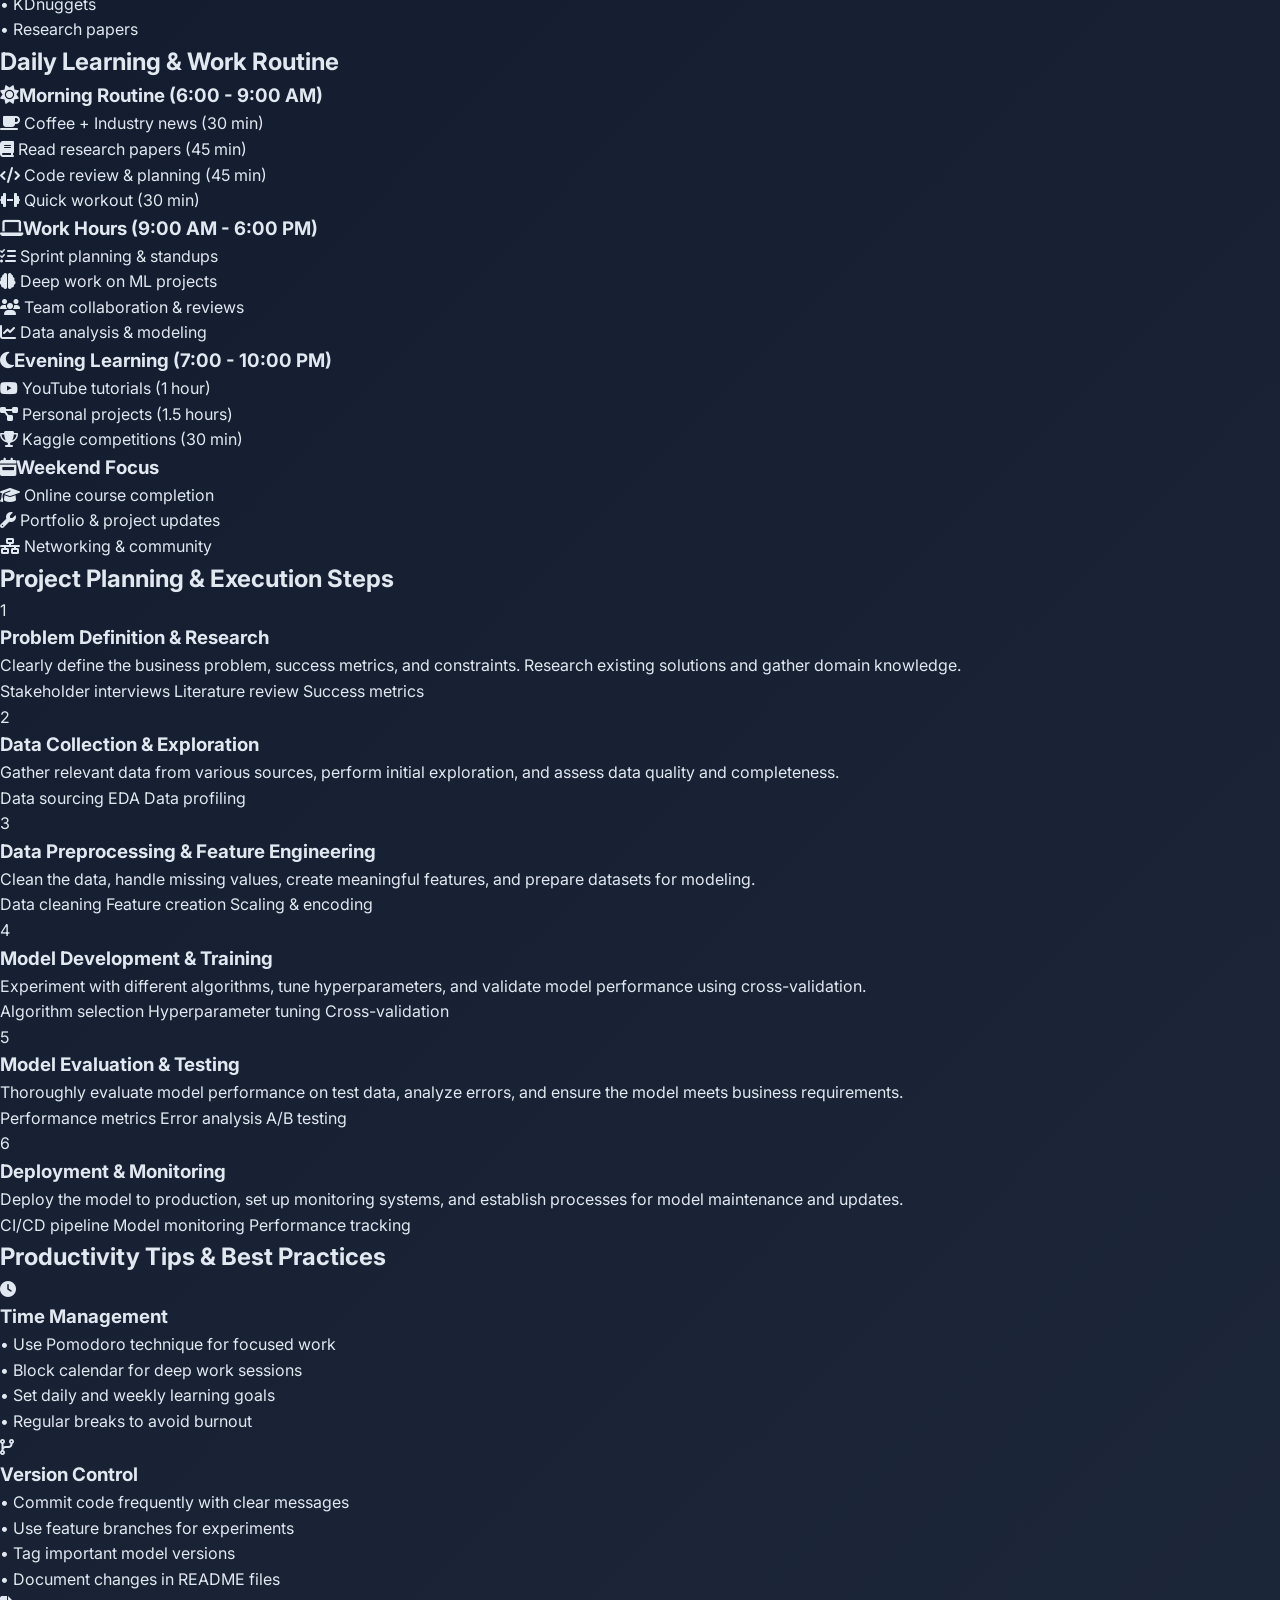
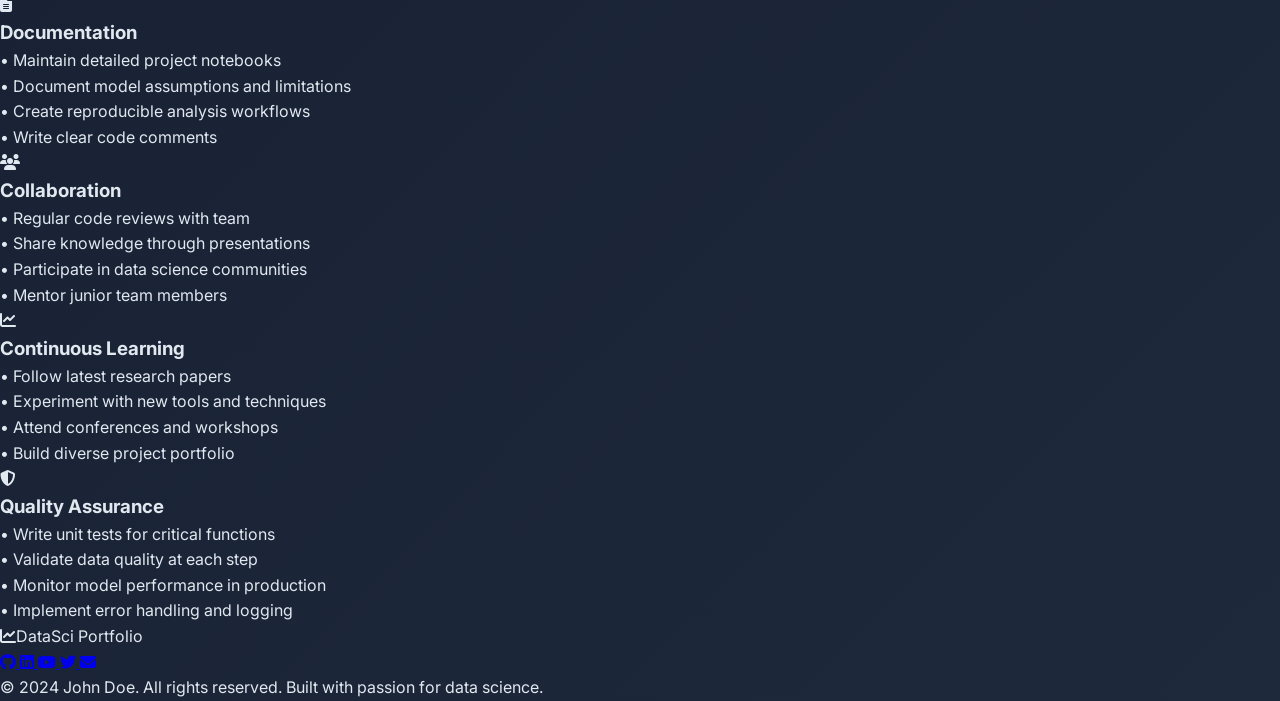
<file: workflow.html>
<!DOCTYPE html>
<html lang="en">
<head>
    <meta charset="UTF-8">
    <meta name="viewport" content="width=device-width, initial-scale=1.0">
    <title>Workflow - Data Science Portfolio</title>
    <link rel="stylesheet" href="style.css">
    <link rel="stylesheet" href="https://cdnjs.cloudflare.com/ajax/libs/font-awesome/6.4.0/css/all.min.css">
</head>
<body>
    <!-- Navigation -->
    <nav class="fixed top-0 w-full bg-dark-900/95 backdrop-blur-sm z-50 border-b border-dark-700">
        <div class="container mx-auto px-6 py-4">
            <div class="flex justify-between items-center">
                <div class="text-2xl font-bold gradient-text">
                    <i class="fas fa-chart-line mr-2"></i>DataSci Portfolio
                </div>
                <div class="hidden md:flex space-x-8">
                    <a href="index.html" class="nav-link">Home</a>
                    <a href="skills.html" class="nav-link">Skills</a>
                    <a href="education.html" class="nav-link">Education</a>
                    <a href="experience.html" class="nav-link">Experience</a>
                    <a href="projects.html" class="nav-link">Projects</a>
                    <a href="workflow.html" class="nav-link text-primary-400">Workflow</a>
                    <a href="contact.html" class="nav-link">Contact</a>
                </div>
                <button class="md:hidden text-gray-300" id="mobile-menu-btn">
                    <i class="fas fa-bars text-xl"></i>
                </button>
            </div>
            <!-- Mobile Menu -->
            <div class="md:hidden hidden mt-4 pb-4" id="mobile-menu">
                <div class="flex flex-col space-y-4">
                    <a href="index.html" class="nav-link">Home</a>
                    <a href="skills.html" class="nav-link">Skills</a>
                    <a href="education.html" class="nav-link">Education</a>
                    <a href="experience.html" class="nav-link">Experience</a>
                    <a href="projects.html" class="nav-link">Projects</a>
                    <a href="workflow.html" class="nav-link text-primary-400">Workflow</a>
                    <a href="contact.html" class="nav-link">Contact</a>
                </div>
            </div>
        </div>
    </nav>

    <!-- Workflow Section -->
    <section class="pt-32 pb-20">
        <div class="container mx-auto px-6">
            <h1 class="section-title">My Data Science Workflow</h1>
            
            <!-- Development Tools -->
            <!-- Edit Development Tools Below -->
            <div class="mb-16">
                <h2 class="text-2xl font-bold text-primary-400 mb-8 text-center">Development Tools & Environment</h2>
                <div class="grid md:grid-cols-2 lg:grid-cols-4 gap-6">
                    <div class="card text-center">
                        <div class="w-16 h-16 bg-gradient-to-br from-orange-500 to-red-600 rounded-full flex items-center justify-center mx-auto mb-4">
                            <i class="fas fa-book text-2xl text-white"></i>
                        </div>
                        <h3 class="text-lg font-bold mb-2">Jupyter Notebook</h3>
                        <p class="text-gray-400 text-sm">Primary environment for data exploration, prototyping, and analysis</p>
                    </div>
                    
                    <div class="card text-center">
                        <div class="w-16 h-16 bg-gradient-to-br from-blue-500 to-purple-600 rounded-full flex items-center justify-center mx-auto mb-4">
                            <i class="fas fa-code text-2xl text-white"></i>
                        </div>
                        <h3 class="text-lg font-bold mb-2">VS Code</h3>
                        <p class="text-gray-400 text-sm">Main IDE for production code, debugging, and version control</p>
                    </div>
                    
                    <div class="card text-center">
                        <div class="w-16 h-16 bg-gradient-to-br from-green-500 to-teal-600 rounded-full flex items-center justify-center mx-auto mb-4">
                            <i class="fab fa-python text-2xl text-white"></i>
                        </div>
                        <h3 class="text-lg font-bold mb-2">PyCharm</h3>
                        <p class="text-gray-400 text-sm">Advanced Python development for complex ML projects</p>
                    </div>
                    
                    <div class="card text-center">
                        <div class="w-16 h-16 bg-gradient-to-br from-purple-500 to-pink-600 rounded-full flex items-center justify-center mx-auto mb-4">
                            <i class="fab fa-git-alt text-2xl text-white"></i>
                        </div>
                        <h3 class="text-lg font-bold mb-2">Git & GitHub</h3>
                        <p class="text-gray-400 text-sm">Version control and collaboration for all projects</p>
                    </div>
                </div>
            </div>

            <!-- Learning Platforms -->
            <!-- Edit Learning Platforms Below -->
            <div class="mb-16">
                <h2 class="text-2xl font-bold text-primary-400 mb-8 text-center">Learning Platforms & Resources</h2>
                <div class="grid md:grid-cols-3 gap-6">
                    <div class="card">
                        <div class="flex items-center mb-4">
                            <div class="w-12 h-12 bg-gradient-to-br from-red-500 to-pink-600 rounded-lg flex items-center justify-center mr-4">
                                <i class="fab fa-youtube text-xl text-white"></i>
                            </div>
                            <div>
                                <h3 class="text-lg font-bold">YouTube</h3>
                                <p class="text-sm text-gray-400">Video tutorials & lectures</p>
                            </div>
                        </div>
                        <ul class="text-gray-400 text-sm space-y-1">
                            <li>• 3Blue1Brown (Math concepts)</li>
                            <li>• StatQuest (Statistics)</li>
                            <li>• Two Minute Papers (AI research)</li>
                            <li>• Sentdex (Python tutorials)</li>
                        </ul>
                    </div>

                    <div class="card">
                        <div class="flex items-center mb-4">
                            <div class="w-12 h-12 bg-gradient-to-br from-green-500 to-blue-600 rounded-lg flex items-center justify-center mr-4">
                                <i class="fas fa-graduation-cap text-xl text-white"></i>
                            </div>
                            <div>
                                <h3 class="text-lg font-bold">GeeksforGeeks</h3>
                                <p class="text-sm text-gray-400">Programming & algorithms</p>
                            </div>
                        </div>
                        <ul class="text-gray-400 text-sm space-y-1">
                            <li>• Data structures & algorithms</li>
                            <li>• Python programming guides</li>
                            <li>• Machine learning tutorials</li>
                            <li>• Interview preparation</li>
                        </ul>
                    </div>

                    <div class="card">
                        <div class="flex items-center mb-4">
                            <div class="w-12 h-12 bg-gradient-to-br from-purple-500 to-indigo-600 rounded-lg flex items-center justify-center mr-4">
                                <i class="fas fa-laptop text-xl text-white"></i>
                            </div>
                            <div>
                                <h3 class="text-lg font-bold">Udemy</h3>
                                <p class="text-sm text-gray-400">Structured courses</p>
                            </div>
                        </div>
                        <ul class="text-gray-400 text-sm space-y-1">
                            <li>• Complete ML bootcamps</li>
                            <li>• Deep learning specializations</li>
                            <li>• Cloud platform courses</li>
                            <li>• Project-based learning</li>
                        </ul>
                    </div>

                    <div class="card">
                        <div class="flex items-center mb-4">
                            <div class="w-12 h-12 bg-gradient-to-br from-blue-500 to-cyan-600 rounded-lg flex items-center justify-center mr-4">
                                <i class="fas fa-book-open text-xl text-white"></i>
                            </div>
                            <div>
                                <h3 class="text-lg font-bold">Coursera</h3>
                                <p class="text-sm text-gray-400">University-level courses</p>
                            </div>
                        </div>
                        <ul class="text-gray-400 text-sm space-y-1">
                            <li>• Andrew Ng's ML course</li>
                            <li>• Deep Learning specialization</li>
                            <li>• Google Cloud certifications</li>
                            <li>• IBM Data Science program</li>
                        </ul>
                    </div>

                    <div class="card">
                        <div class="flex items-center mb-4">
                            <div class="w-12 h-12 bg-gradient-to-br from-orange-500 to-red-600 rounded-lg flex items-center justify-center mr-4">
                                <i class="fab fa-kaggle text-xl text-white"></i>
                            </div>
                            <div>
                                <h3 class="text-lg font-bold">Kaggle</h3>
                                <p class="text-sm text-gray-400">Competitions & datasets</p>
                            </div>
                        </div>
                        <ul class="text-gray-400 text-sm space-y-1">
                            <li>• ML competitions</li>
                            <li>• Public datasets</li>
                            <li>• Community notebooks</li>
                            <li>• Learn modules</li>
                        </ul>
                    </div>

                    <div class="card">
                        <div class="flex items-center mb-4">
                            <div class="w-12 h-12 bg-gradient-to-br from-gray-600 to-gray-800 rounded-lg flex items-center justify-center mr-4">
                                <i class="fab fa-medium text-xl text-white"></i>
                            </div>
                            <div>
                                <h3 class="text-lg font-bold">Medium & Blogs</h3>
                                <p class="text-sm text-gray-400">Industry insights</p>
                            </div>
                        </div>
                        <ul class="text-gray-400 text-sm space-y-1">
                            <li>• Towards Data Science</li>
                            <li>• Analytics Vidhya</li>
                            <li>• KDnuggets</li>
                            <li>• Research papers</li>
                        </ul>
                    </div>
                </div>
            </div>

            <!-- Daily Routine -->
            <!-- Edit Daily Routine Below -->
            <div class="mb-16">
                <h2 class="text-2xl font-bold text-primary-400 mb-8 text-center">Daily Learning & Work Routine</h2>
                <div class="max-w-4xl mx-auto">
                    <div class="card">
                        <div class="grid md:grid-cols-2 gap-8">
                            <div>
                                <h3 class="text-xl font-bold mb-4 text-green-400">
                                    <i class="fas fa-sun mr-2"></i>Morning Routine (6:00 - 9:00 AM)
                                </h3>
                                <ul class="space-y-2 text-gray-400">
                                    <li class="flex items-center">
                                        <i class="fas fa-coffee text-yellow-400 mr-3"></i>
                                        Coffee + Industry news (30 min)
                                    </li>
                                    <li class="flex items-center">
                                        <i class="fas fa-book text-blue-400 mr-3"></i>
                                        Read research papers (45 min)
                                    </li>
                                    <li class="flex items-center">
                                        <i class="fas fa-code text-green-400 mr-3"></i>
                                        Code review & planning (45 min)
                                    </li>
                                    <li class="flex items-center">
                                        <i class="fas fa-dumbbell text-red-400 mr-3"></i>
                                        Quick workout (30 min)
                                    </li>
                                </ul>
                            </div>
                            <div>
                                <h3 class="text-xl font-bold mb-4 text-blue-400">
                                    <i class="fas fa-laptop mr-2"></i>Work Hours (9:00 AM - 6:00 PM)
                                </h3>
                                <ul class="space-y-2 text-gray-400">
                                    <li class="flex items-center">
                                        <i class="fas fa-tasks text-purple-400 mr-3"></i>
                                        Sprint planning & standups
                                    </li>
                                    <li class="flex items-center">
                                        <i class="fas fa-brain text-pink-400 mr-3"></i>
                                        Deep work on ML projects
                                    </li>
                                    <li class="flex items-center">
                                        <i class="fas fa-users text-cyan-400 mr-3"></i>
                                        Team collaboration & reviews
                                    </li>
                                    <li class="flex items-center">
                                        <i class="fas fa-chart-line text-orange-400 mr-3"></i>
                                        Data analysis & modeling
                                    </li>
                                </ul>
                            </div>
                            <div>
                                <h3 class="text-xl font-bold mb-4 text-purple-400">
                                    <i class="fas fa-moon mr-2"></i>Evening Learning (7:00 - 10:00 PM)
                                </h3>
                                <ul class="space-y-2 text-gray-400">
                                    <li class="flex items-center">
                                        <i class="fab fa-youtube text-red-400 mr-3"></i>
                                        YouTube tutorials (1 hour)
                                    </li>
                                    <li class="flex items-center">
                                        <i class="fas fa-project-diagram text-indigo-400 mr-3"></i>
                                        Personal projects (1.5 hours)
                                    </li>
                                    <li class="flex items-center">
                                        <i class="fas fa-trophy text-yellow-400 mr-3"></i>
                                        Kaggle competitions (30 min)
                                    </li>
                                </ul>
                            </div>
                            <div>
                                <h3 class="text-xl font-bold mb-4 text-orange-400">
                                    <i class="fas fa-calendar-week mr-2"></i>Weekend Focus
                                </h3>
                                <ul class="space-y-2 text-gray-400">
                                    <li class="flex items-center">
                                        <i class="fas fa-graduation-cap text-blue-400 mr-3"></i>
                                        Online course completion
                                    </li>
                                    <li class="flex items-center">
                                        <i class="fas fa-wrench text-gray-400 mr-3"></i>
                                        Portfolio & project updates
                                    </li>
                                    <li class="flex items-center">
                                        <i class="fas fa-network-wired text-green-400 mr-3"></i>
                                        Networking & community
                                    </li>
                                </ul>
                            </div>
                        </div>
                    </div>
                </div>
            </div>

            <!-- Project Planning Steps -->
            <!-- Edit Project Planning Below -->
            <div class="mb-16">
                <h2 class="text-2xl font-bold text-primary-400 mb-8 text-center">Project Planning & Execution Steps</h2>
                <div class="max-w-4xl mx-auto">
                    <div class="space-y-6">
                        <!-- Step 1 -->
                        <div class="card">
                            <div class="flex items-start">
                                <div class="w-12 h-12 bg-gradient-to-br from-blue-500 to-purple-600 rounded-full flex items-center justify-center mr-4 flex-shrink-0">
                                    <span class="text-white font-bold">1</span>
                                </div>
                                <div>
                                    <h3 class="text-xl font-bold mb-2 text-blue-400">Problem Definition & Research</h3>
                                    <p class="text-gray-400 mb-3">
                                        Clearly define the business problem, success metrics, and constraints. 
                                        Research existing solutions and gather domain knowledge.
                                    </p>
                                    <div class="flex flex-wrap gap-2">
                                        <span class="px-2 py-1 bg-blue-600/20 text-blue-400 rounded text-xs">Stakeholder interviews</span>
                                        <span class="px-2 py-1 bg-blue-600/20 text-blue-400 rounded text-xs">Literature review</span>
                                        <span class="px-2 py-1 bg-blue-600/20 text-blue-400 rounded text-xs">Success metrics</span>
                                    </div>
                                </div>
                            </div>
                        </div>

                        <!-- Step 2 -->
                        <div class="card">
                            <div class="flex items-start">
                                <div class="w-12 h-12 bg-gradient-to-br from-green-500 to-teal-600 rounded-full flex items-center justify-center mr-4 flex-shrink-0">
                                    <span class="text-white font-bold">2</span>
                                </div>
                                <div>
                                    <h3 class="text-xl font-bold mb-2 text-green-400">Data Collection & Exploration</h3>
                                    <p class="text-gray-400 mb-3">
                                        Gather relevant data from various sources, perform initial exploration, 
                                        and assess data quality and completeness.
                                    </p>
                                    <div class="flex flex-wrap gap-2">
                                        <span class="px-2 py-1 bg-green-600/20 text-green-400 rounded text-xs">Data sourcing</span>
                                        <span class="px-2 py-1 bg-green-600/20 text-green-400 rounded text-xs">EDA</span>
                                        <span class="px-2 py-1 bg-green-600/20 text-green-400 rounded text-xs">Data profiling</span>
                                    </div>
                                </div>
                            </div>
                        </div>

                        <!-- Step 3 -->
                        <div class="card">
                            <div class="flex items-start">
                                <div class="w-12 h-12 bg-gradient-to-br from-yellow-500 to-orange-600 rounded-full flex items-center justify-center mr-4 flex-shrink-0">
                                    <span class="text-white font-bold">3</span>
                                </div>
                                <div>
                                    <h3 class="text-xl font-bold mb-2 text-yellow-400">Data Preprocessing & Feature Engineering</h3>
                                    <p class="text-gray-400 mb-3">
                                        Clean the data, handle missing values, create meaningful features, 
                                        and prepare datasets for modeling.
                                    </p>
                                    <div class="flex flex-wrap gap-2">
                                        <span class="px-2 py-1 bg-yellow-600/20 text-yellow-400 rounded text-xs">Data cleaning</span>
                                        <span class="px-2 py-1 bg-yellow-600/20 text-yellow-400 rounded text-xs">Feature creation</span>
                                        <span class="px-2 py-1 bg-yellow-600/20 text-yellow-400 rounded text-xs">Scaling & encoding</span>
                                    </div>
                                </div>
                            </div>
                        </div>

                        <!-- Step 4 -->
                        <div class="card">
                            <div class="flex items-start">
                                <div class="w-12 h-12 bg-gradient-to-br from-red-500 to-pink-600 rounded-full flex items-center justify-center mr-4 flex-shrink-0">
                                    <span class="text-white font-bold">4</span>
                                </div>
                                <div>
                                    <h3 class="text-xl font-bold mb-2 text-red-400">Model Development & Training</h3>
                                    <p class="text-gray-400 mb-3">
                                        Experiment with different algorithms, tune hyperparameters, 
                                        and validate model performance using cross-validation.
                                    </p>
                                    <div class="flex flex-wrap gap-2">
                                        <span class="px-2 py-1 bg-red-600/20 text-red-400 rounded text-xs">Algorithm selection</span>
                                        <span class="px-2 py-1 bg-red-600/20 text-red-400 rounded text-xs">Hyperparameter tuning</span>
                                        <span class="px-2 py-1 bg-red-600/20 text-red-400 rounded text-xs">Cross-validation</span>
                                    </div>
                                </div>
                            </div>
                        </div>

                        <!-- Step 5 -->
                        <div class="card">
                            <div class="flex items-start">
                                <div class="w-12 h-12 bg-gradient-to-br from-purple-500 to-indigo-600 rounded-full flex items-center justify-center mr-4 flex-shrink-0">
                                    <span class="text-white font-bold">5</span>
                                </div>
                                <div>
                                    <h3 class="text-xl font-bold mb-2 text-purple-400">Model Evaluation & Testing</h3>
                                    <p class="text-gray-400 mb-3">
                                        Thoroughly evaluate model performance on test data, analyze errors, 
                                        and ensure the model meets business requirements.
                                    </p>
                                    <div class="flex flex-wrap gap-2">
                                        <span class="px-2 py-1 bg-purple-600/20 text-purple-400 rounded text-xs">Performance metrics</span>
                                        <span class="px-2 py-1 bg-purple-600/20 text-purple-400 rounded text-xs">Error analysis</span>
                                        <span class="px-2 py-1 bg-purple-600/20 text-purple-400 rounded text-xs">A/B testing</span>
                                    </div>
                                </div>
                            </div>
                        </div>

                        <!-- Step 6 -->
                        <div class="card">
                            <div class="flex items-start">
                                <div class="w-12 h-12 bg-gradient-to-br from-cyan-500 to-blue-600 rounded-full flex items-center justify-center mr-4 flex-shrink-0">
                                    <span class="text-white font-bold">6</span>
                                </div>
                                <div>
                                    <h3 class="text-xl font-bold mb-2 text-cyan-400">Deployment & Monitoring</h3>
                                    <p class="text-gray-400 mb-3">
                                        Deploy the model to production, set up monitoring systems, 
                                        and establish processes for model maintenance and updates.
                                    </p>
                                    <div class="flex flex-wrap gap-2">
                                        <span class="px-2 py-1 bg-cyan-600/20 text-cyan-400 rounded text-xs">CI/CD pipeline</span>
                                        <span class="px-2 py-1 bg-cyan-600/20 text-cyan-400 rounded text-xs">Model monitoring</span>
                                        <span class="px-2 py-1 bg-cyan-600/20 text-cyan-400 rounded text-xs">Performance tracking</span>
                                    </div>
                                </div>
                            </div>
                        </div>
                    </div>
                </div>
            </div>

            <!-- Productivity Tips -->
            <!-- Edit Productivity Tips Below -->
            <div>
                <h2 class="text-2xl font-bold text-primary-400 mb-8 text-center">Productivity Tips & Best Practices</h2>
                <div class="grid md:grid-cols-2 lg:grid-cols-3 gap-6">
                    <div class="card">
                        <div class="text-center mb-4">
                            <i class="fas fa-clock text-3xl text-blue-400 mb-2"></i>
                            <h3 class="text-lg font-bold">Time Management</h3>
                        </div>
                        <ul class="text-gray-400 text-sm space-y-2">
                            <li>• Use Pomodoro technique for focused work</li>
                            <li>• Block calendar for deep work sessions</li>
                            <li>• Set daily and weekly learning goals</li>
                            <li>• Regular breaks to avoid burnout</li>
                        </ul>
                    </div>

                    <div class="card">
                        <div class="text-center mb-4">
                            <i class="fas fa-code-branch text-3xl text-green-400 mb-2"></i>
                            <h3 class="text-lg font-bold">Version Control</h3>
                        </div>
                        <ul class="text-gray-400 text-sm space-y-2">
                            <li>• Commit code frequently with clear messages</li>
                            <li>• Use feature branches for experiments</li>
                            <li>• Tag important model versions</li>
                            <li>• Document changes in README files</li>
                        </ul>
                    </div>

                    <div class="card">
                        <div class="text-center mb-4">
                            <i class="fas fa-file-alt text-3xl text-purple-400 mb-2"></i>
                            <h3 class="text-lg font-bold">Documentation</h3>
                        </div>
                        <ul class="text-gray-400 text-sm space-y-2">
                            <li>• Maintain detailed project notebooks</li>
                            <li>• Document model assumptions and limitations</li>
                            <li>• Create reproducible analysis workflows</li>
                            <li>• Write clear code comments</li>
                        </ul>
                    </div>

                    <div class="card">
                        <div class="text-center mb-4">
                            <i class="fas fa-users text-3xl text-orange-400 mb-2"></i>
                            <h3 class="text-lg font-bold">Collaboration</h3>
                        </div>
                        <ul class="text-gray-400 text-sm space-y-2">
                            <li>• Regular code reviews with team</li>
                            <li>• Share knowledge through presentations</li>
                            <li>• Participate in data science communities</li>
                            <li>• Mentor junior team members</li>
                        </ul>
                    </div>

                    <div class="card">
                        <div class="text-center mb-4">
                            <i class="fas fa-chart-line text-3xl text-red-400 mb-2"></i>
                            <h3 class="text-lg font-bold">Continuous Learning</h3>
                        </div>
                        <ul class="text-gray-400 text-sm space-y-2">
                            <li>• Follow latest research papers</li>
                            <li>• Experiment with new tools and techniques</li>
                            <li>• Attend conferences and workshops</li>
                            <li>• Build diverse project portfolio</li>
                        </ul>
                    </div>

                    <div class="card">
                        <div class="text-center mb-4">
                            <i class="fas fa-shield-alt text-3xl text-cyan-400 mb-2"></i>
                            <h3 class="text-lg font-bold">Quality Assurance</h3>
                        </div>
                        <ul class="text-gray-400 text-sm space-y-2">
                            <li>• Write unit tests for critical functions</li>
                            <li>• Validate data quality at each step</li>
                            <li>• Monitor model performance in production</li>
                            <li>• Implement error handling and logging</li>
                        </ul>
                    </div>
                </div>
            </div>
        </div>
    </section>

    <!-- Footer -->
    <footer class="bg-dark-800 border-t border-dark-700 py-12">
        <div class="container mx-auto px-6">
            <div class="flex flex-col md:flex-row justify-between items-center">
                <div class="text-2xl font-bold gradient-text mb-4 md:mb-0">
                    <i class="fas fa-chart-line mr-2"></i>DataSci Portfolio
                </div>
                <div class="flex space-x-6">
                    <a href="https://github.com" target="_blank" class="text-gray-400 hover:text-primary-400 transition-colors text-2xl">
                        <i class="fab fa-github"></i>
                    </a>
                    <a href="https://linkedin.com" target="_blank" class="text-gray-400 hover:text-primary-400 transition-colors text-2xl">
                        <i class="fab fa-linkedin"></i>
                    </a>
                    <a href="https://youtube.com" target="_blank" class="text-gray-400 hover:text-primary-400 transition-colors text-2xl">
                        <i class="fab fa-youtube"></i>
                    </a>
                    <a href="https://twitter.com" target="_blank" class="text-gray-400 hover:text-primary-400 transition-colors text-2xl">
                        <i class="fab fa-twitter"></i>
                    </a>
                    <a href="mailto:contact@example.com" class="text-gray-400 hover:text-primary-400 transition-colors text-2xl">
                        <i class="fas fa-envelope"></i>
                    </a>
                </div>
            </div>
            <div class="text-center text-gray-500 mt-8 pt-8 border-t border-dark-700">
                <p>&copy; 2024 John Doe. All rights reserved. Built with passion for data science.</p>
            </div>
        </div>
    </footer>

    <script src="main.js"></script>
</body>
</html>
</file>
<file: style.css>
@tailwind base;
@tailwind components;
@tailwind utilities;

@import url('https://fonts.googleapis.com/css2?family=Inter:wght@300;400;500;600;700&display=swap');

* {
  margin: 0;
  padding: 0;
  box-sizing: border-box;
}

html {
  scroll-behavior: smooth;
}

body {
  font-family: 'Inter', sans-serif;
  background: linear-gradient(135deg, #0f172a 0%, #1e293b 100%);
  color: #e2e8f0;
  line-height: 1.6;
}

/* Custom scrollbar */
::-webkit-scrollbar {
  width: 8px;
}

::-webkit-scrollbar-track {
  background: #1e293b;
}

::-webkit-scrollbar-thumb {
  background: #3b82f6;
  border-radius: 4px;
}

::-webkit-scrollbar-thumb:hover {
  background: #2563eb;
}

/* Particle animation background */
.particles {
  position: fixed;
  top: 0;
  left: 0;
  width: 100%;
  height: 100%;
  pointer-events: none;
  z-index: -1;
}

.particle {
  position: absolute;
  width: 2px;
  height: 2px;
  background: #3b82f6;
  border-radius: 50%;
  animation: float 6s ease-in-out infinite;
}

/* Navigation styles */
.nav-link {
  position: relative;
  transition: all 0.3s ease;
}

.nav-link::after {
  content: '';
  position: absolute;
  width: 0;
  height: 2px;
  bottom: -4px;
  left: 50%;
  background: #3b82f6;
  transition: all 0.3s ease;
  transform: translateX(-50%);
}

.nav-link:hover::after,
.nav-link.active::after {
  width: 100%;
}

/* Card hover effects */
.card-hover {
  transition: all 0.3s ease;
  border: 1px solid transparent;
}

.card-hover:hover {
  transform: translateY(-5px);
  border-color: #3b82f6;
  box-shadow: 0 20px 25px -5px rgba(59, 130, 246, 0.1);
}

/* Button styles */
.btn-primary {
  background: linear-gradient(135deg, #3b82f6 0%, #2563eb 100%);
  transition: all 0.3s ease;
}

.btn-primary:hover {
  background: linear-gradient(135deg, #2563eb 0%, #1d4ed8 100%);
  transform: translateY(-2px);
  box-shadow: 0 10px 20px rgba(59, 130, 246, 0.3);
}

/* Progress bars */
.progress-bar {
  height: 8px;
  background: #1e293b;
  border-radius: 4px;
  overflow: hidden;
}

.progress-fill {
  height: 100%;
  background: linear-gradient(90deg, #3b82f6, #06b6d4);
  border-radius: 4px;
  transition: width 2s ease-in-out;
}

/* Timeline styles */
.timeline-item::before {
  content: '';
  position: absolute;
  left: -6px;
  top: 0;
  width: 12px;
  height: 12px;
  background: #3b82f6;
  border-radius: 50%;
  border: 3px solid #0f172a;
}

/* Mobile menu animation */
.mobile-menu {
  transform: translateX(-100%);
  transition: transform 0.3s ease;
}

.mobile-menu.active {
  transform: translateX(0);
}

/* Loading animation */
.loading {
  display: inline-block;
  width: 20px;
  height: 20px;
  border: 3px solid #1e293b;
  border-radius: 50%;
  border-top-color: #3b82f6;
  animation: spin 1s ease-in-out infinite;
}

@keyframes spin {
  to { transform: rotate(360deg); }
}

/* Responsive utilities */
@media (max-width: 768px) {
  .container {
    padding-left: 1rem;
    padding-right: 1rem;
  }
  
  h1 {
    font-size: 2rem;
  }
  
  h2 {
    font-size: 1.5rem;
  }
}
</file>
